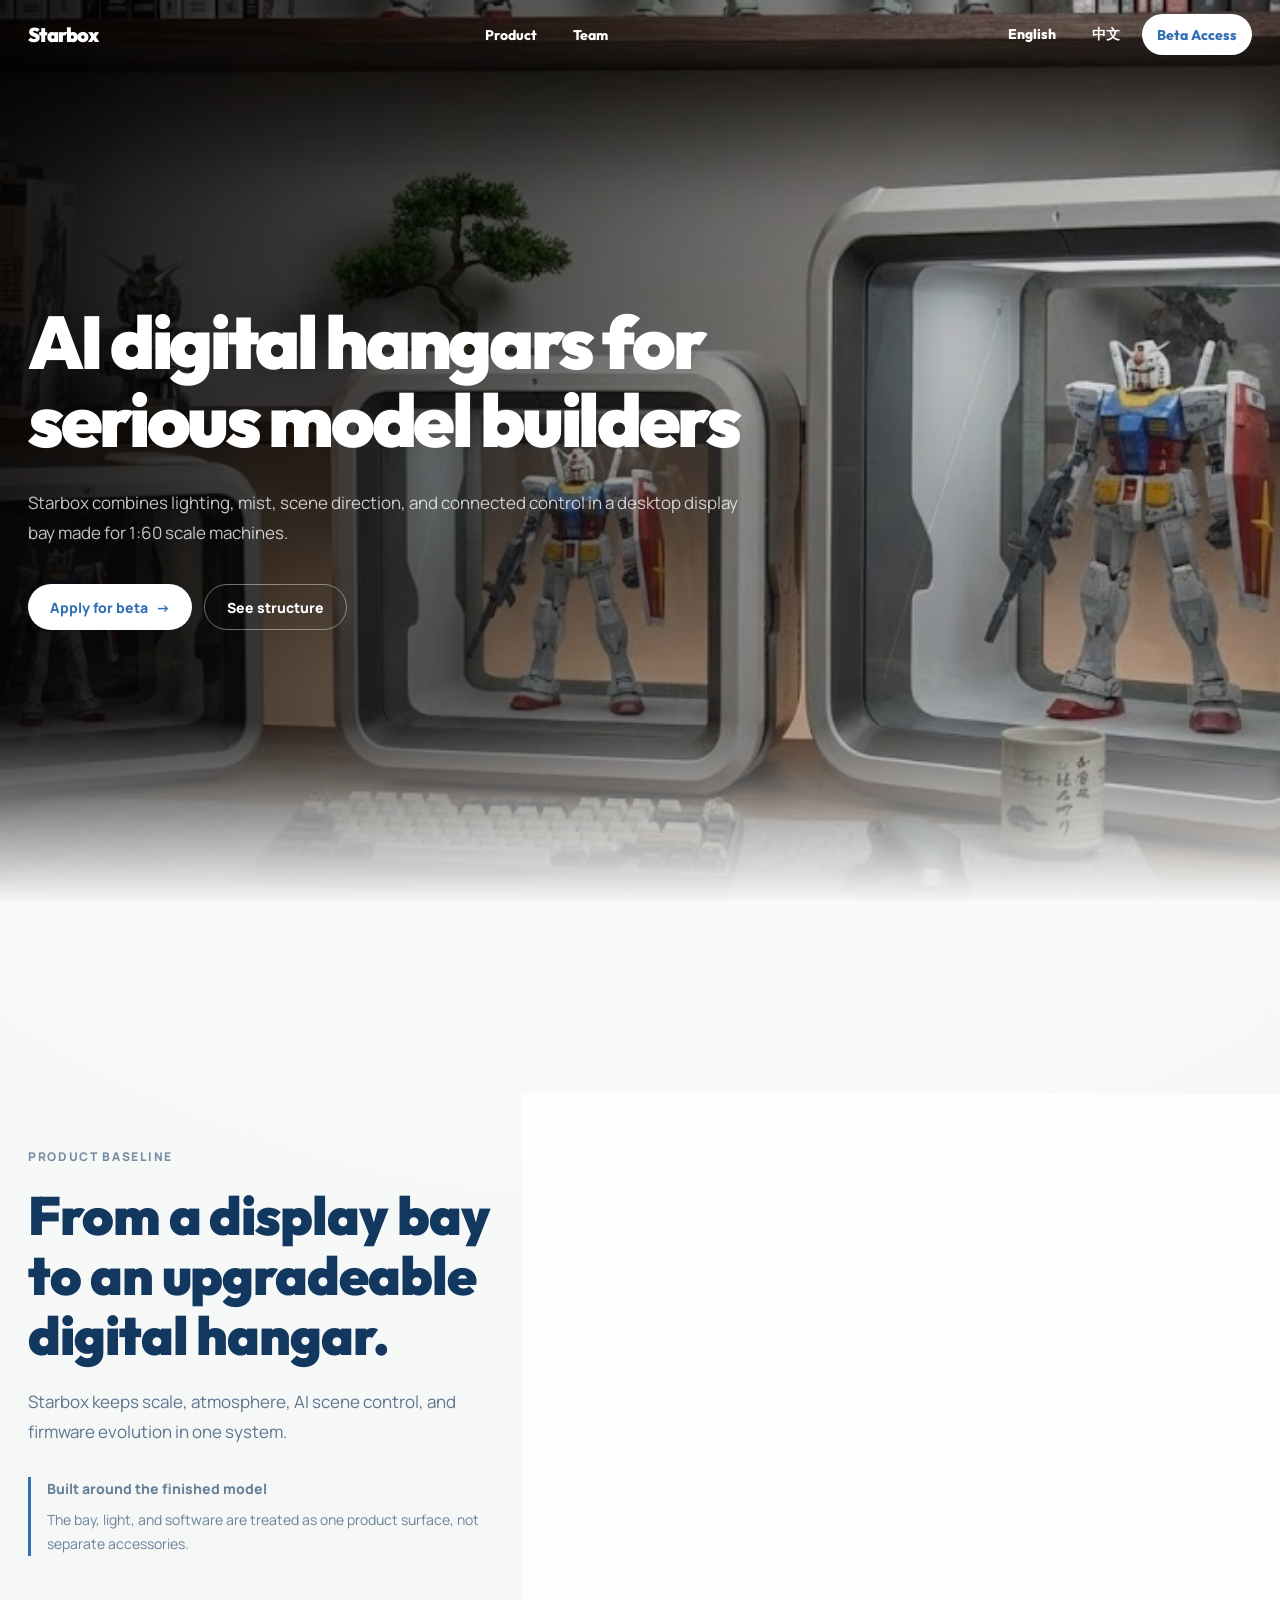
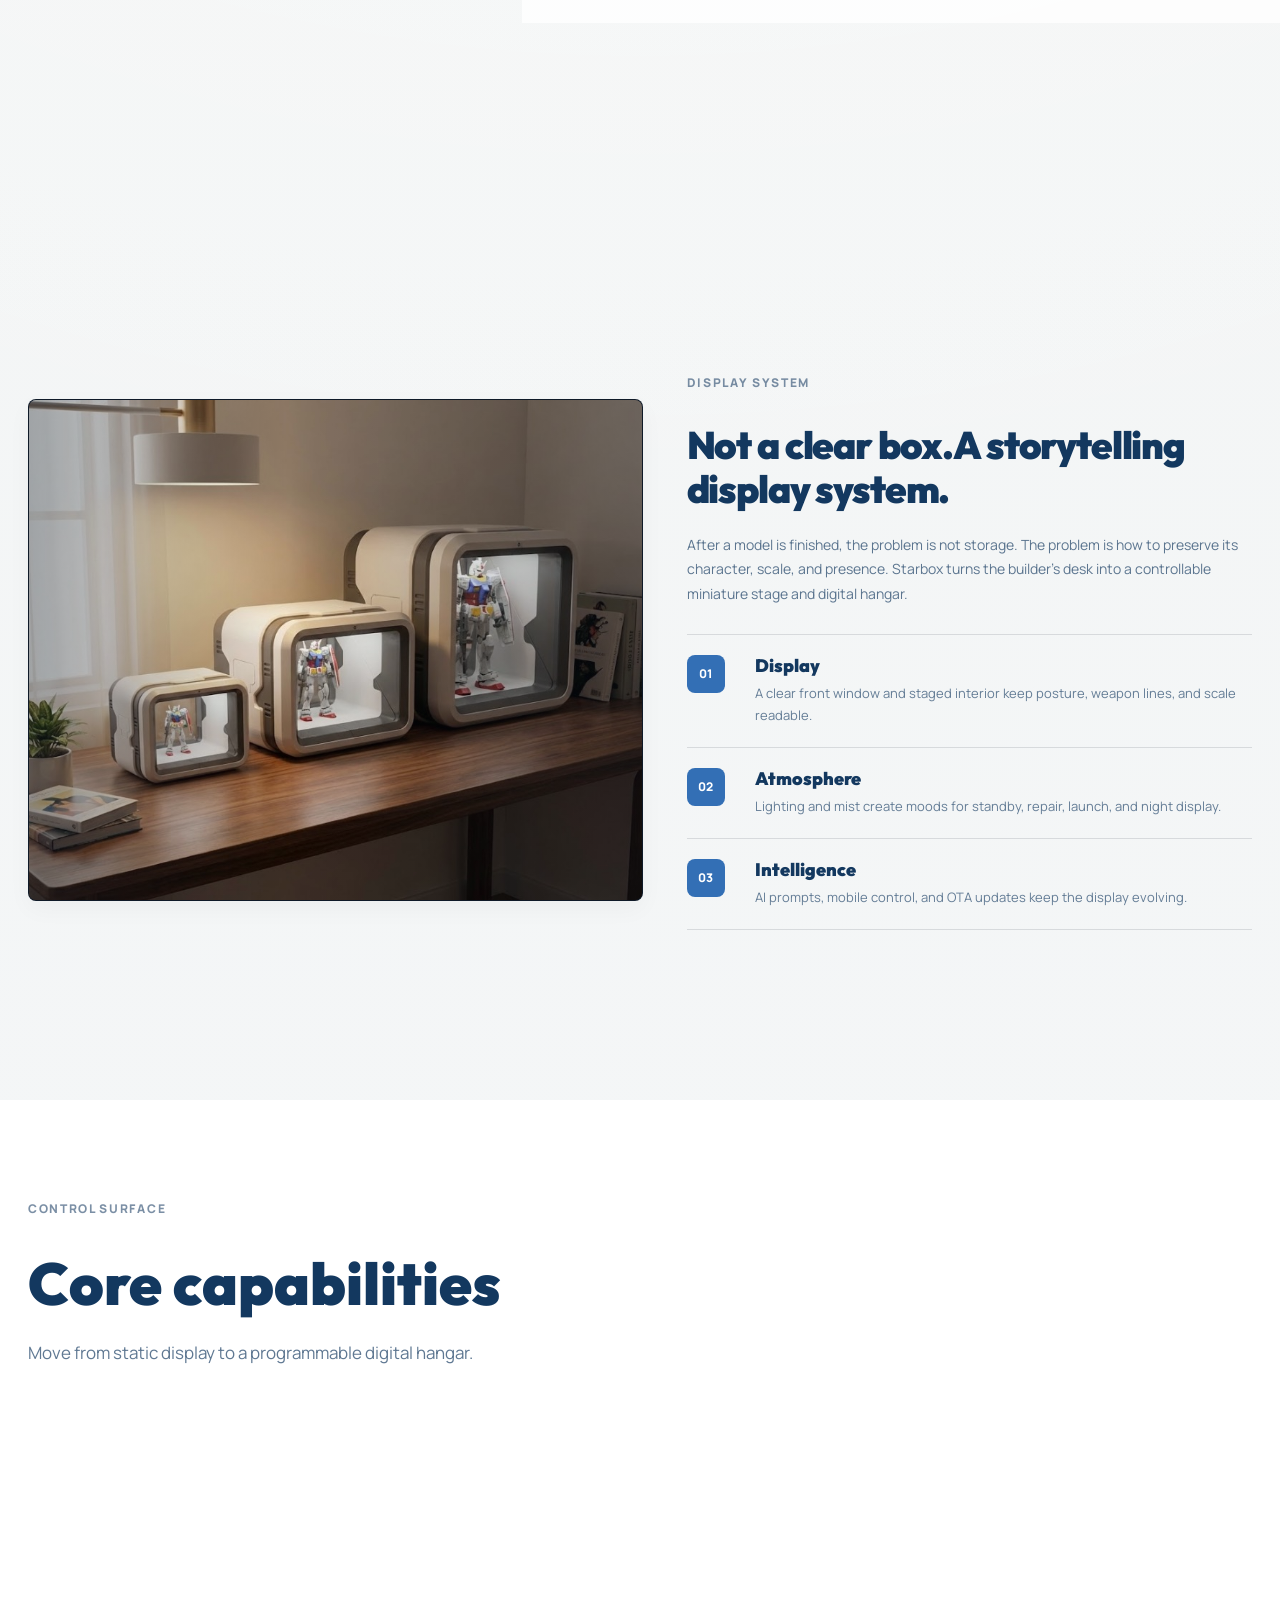
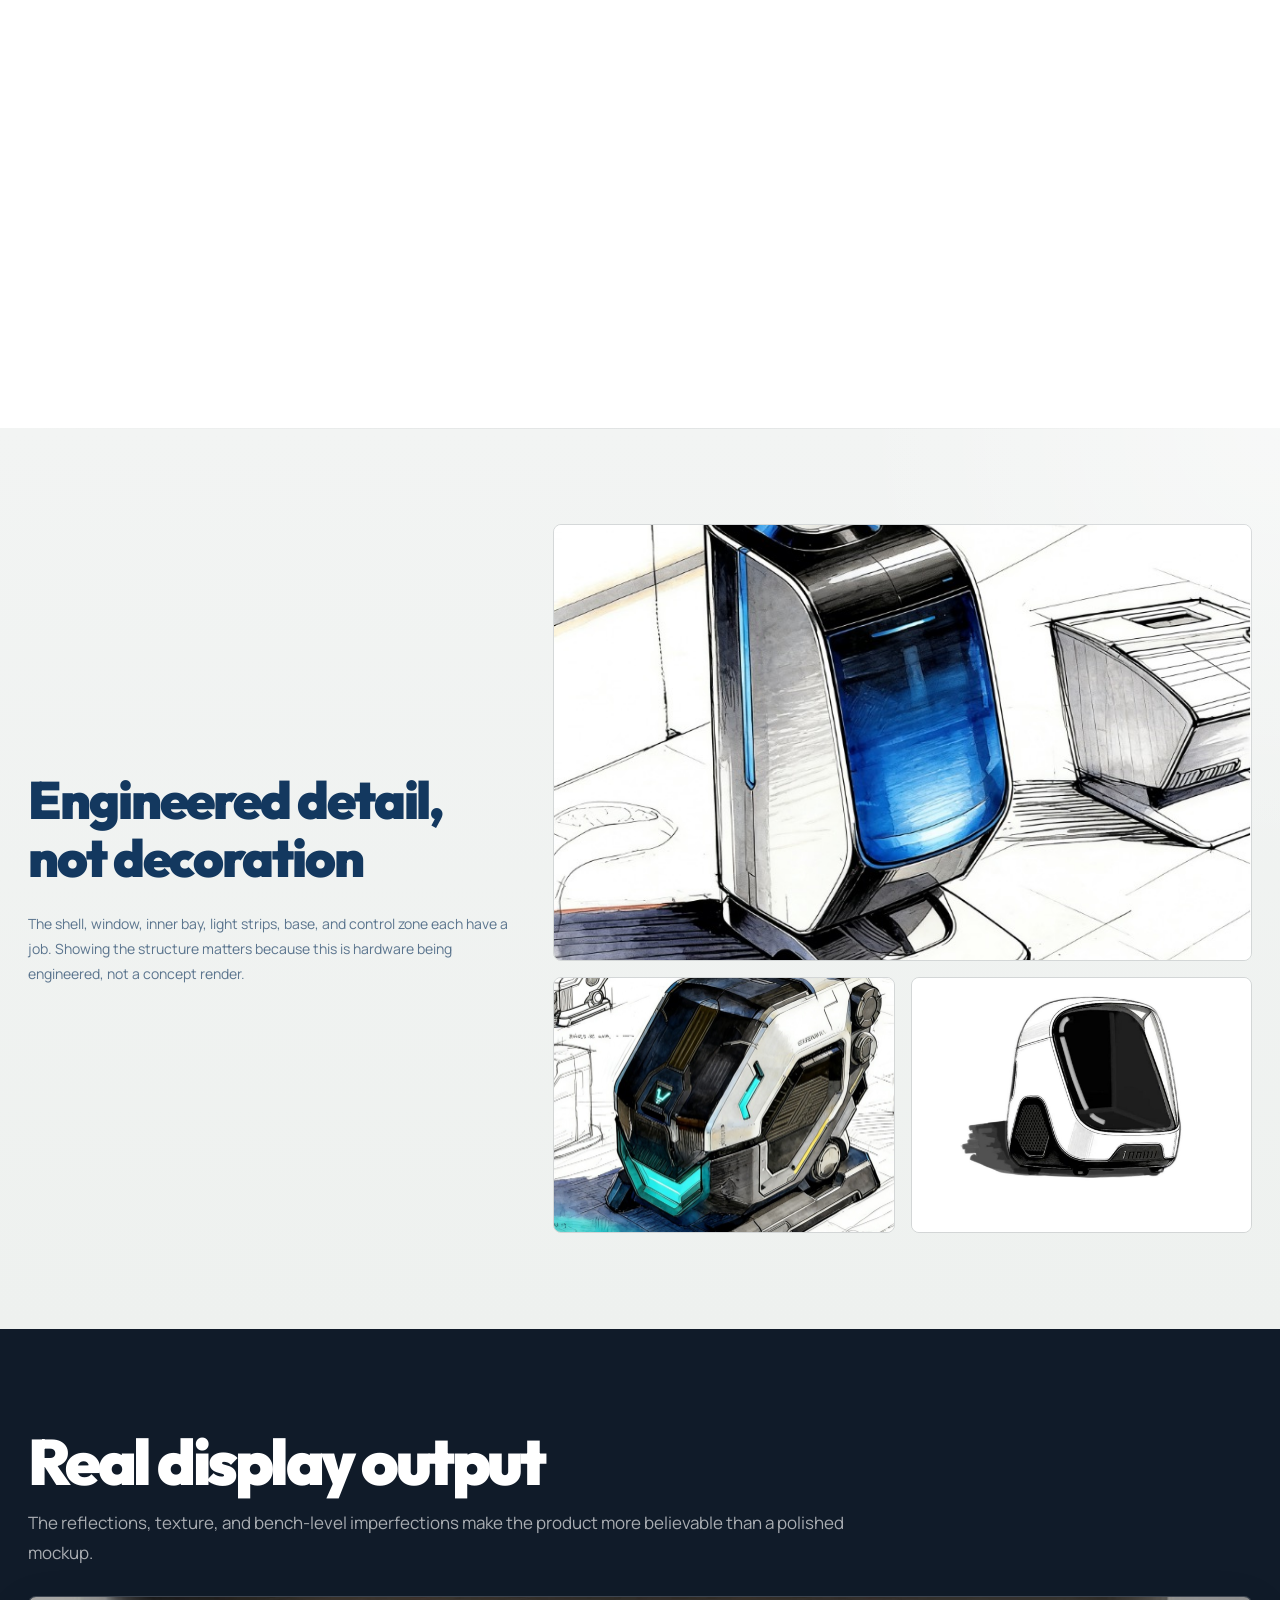
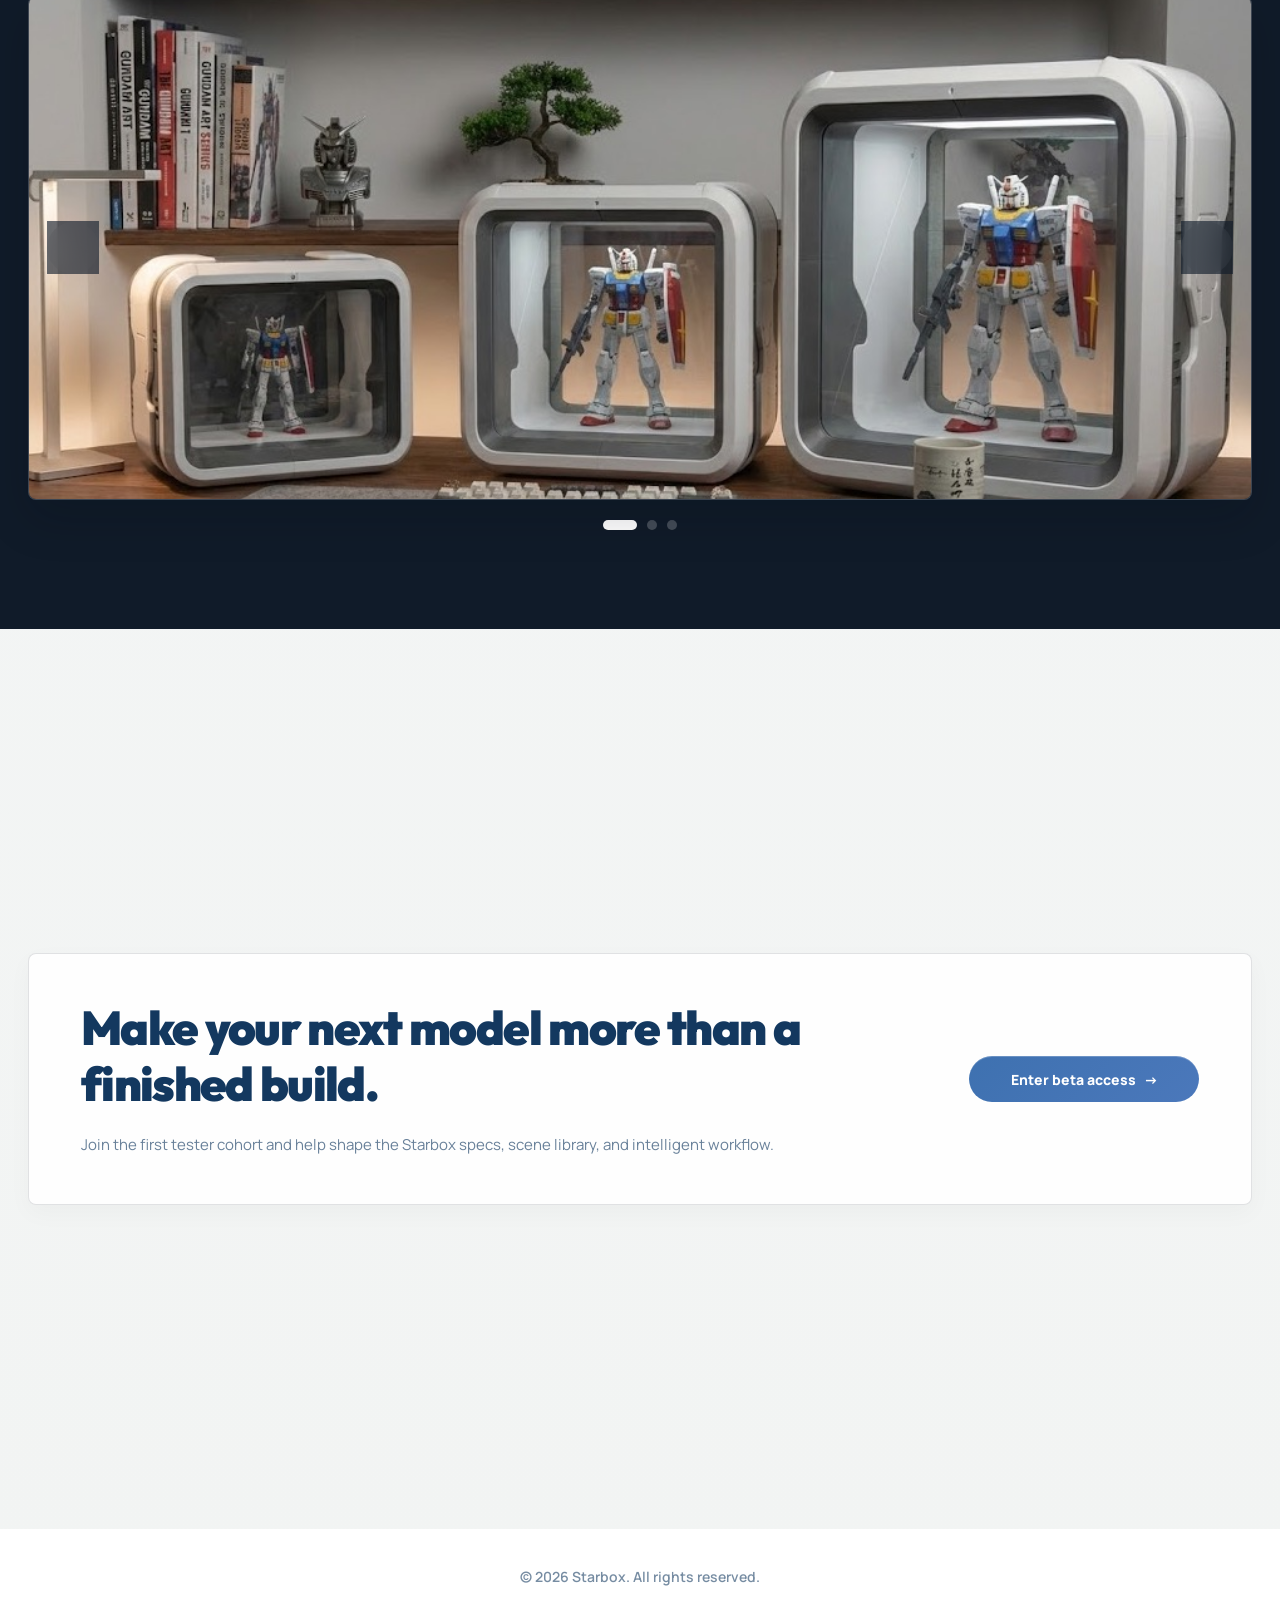
<file: index.html>
<!doctype html>
<html lang="en" data-lang="en">
  <head>
    <meta charset="UTF-8" />
    <meta name="viewport" content="width=device-width, initial-scale=1.0" />
    <title>Starbox Product | AI Digital Hangar</title>
    <meta
      name="description"
      content="Starbox is an AI digital hangar for serious model builders, combining lighting, mist, scene direction, and connected control."
    />
    <link rel="stylesheet" href="./styles.css" />
  </head>
  <body class="product-page">
    <header class="site-header">
      <div class="nav-shell">
        <a class="brand" href="https://www.starcasket.net/?view=main">
          <span class="en">Starbox</span>
          <span class="zh">星匣智创</span>
        </a>
        <nav class="nav-links" aria-label="Primary navigation">
          <a class="nav-link" href="./index.html"><span class="en">Product</span><span class="zh">产品介绍</span></a>
          <a class="nav-link" href="./team.html"><span class="en">Team</span><span class="zh">团队介绍</span></a>
        </nav>
        <div class="nav-actions">
          <button class="lang-toggle" data-set-lang="en">English</button>
          <button class="lang-toggle" data-set-lang="zh">中文</button>
          <a class="nav-cta" href="https://www.starcasket.net/product-series">
            <span class="en">Beta Access</span>
            <span class="zh">内测申请</span>
          </a>
        </div>
        <button class="menu-toggle" aria-label="Toggle menu">☰</button>
      </div>
      <div class="mobile-panel">
        <a href="./index.html"><span class="en">Product</span><span class="zh">产品介绍</span></a>
        <a href="./team.html"><span class="en">Team</span><span class="zh">团队介绍</span></a>
        <button data-set-lang="en">English</button>
        <button data-set-lang="zh">中文</button>
        <a href="https://www.starcasket.net/product-series"><span class="en">Beta Access</span><span class="zh">内测申请</span></a>
      </div>
    </header>

    <main>
      <section class="hero">
        <img class="hero-media product" src="./assets/hero-gundam.jpg" alt="Starbox AI digital hangar with illuminated model" />
        <div class="hero-shade"></div>
        <div class="hero-fade"></div>
        <div class="hero-inner">
          <div class="hero-copy reveal">
            <h1>
              <span class="en">AI digital hangars for serious model builders</span>
              <span class="zh">为认真打磨的模型，<br />建一座 AI 数字机库</span>
            </h1>
            <p>
              <span class="en">
                Starbox combines lighting, mist, scene direction, and connected control in a desktop display bay made for 1:60 scale machines.
              </span>
              <span class="zh">
                Starbox 把灯光、雾化、场景叙事和智能控制整合进一个桌面级展示舱，让 1:60 机体拥有真正属于自己的舞台。
              </span>
            </p>
            <div class="cta-row">
              <a class="button primary" href="https://www.starcasket.net/product-series">
                <span class="en">Apply for beta</span>
                <span class="zh">申请内测</span>
                <span>→</span>
              </a>
              <a class="button ghost" href="#structure">
                <span class="en">See structure</span>
                <span class="zh">查看结构</span>
              </a>
            </div>
          </div>
        </div>
      </section>

      <section class="section screen-section metrics-section">
        <div class="container metrics-layout">
          <div class="metrics-copy reveal">
            <div class="metric-label"><span class="en">Product baseline</span><span class="zh">产品基线</span></div>
            <h2>
              <span class="en">From a display bay to an upgradeable digital hangar.</span>
              <span class="zh">从展示舱，进入可升级的数字机库。</span>
            </h2>
            <p class="lead">
              <span class="en">Starbox keeps scale, atmosphere, AI scene control, and firmware evolution in one system.</span>
              <span class="zh">Starbox 把比例适配、灯光氛围、AI 场景控制和系统升级收进同一套体验里。</span>
            </p>
            <div class="baseline-note">
              <strong><span class="en">Built around the finished model</span><span class="zh">围绕完成品设计</span></strong>
              <span class="en">The bay, light, and software are treated as one product surface, not separate accessories.</span>
              <span class="zh">展示舱、灯光和软件被作为同一个产品界面来设计，而不是分散的外设。</span>
            </div>
          </div>
          <div class="baseline-panel reveal">
            <img src="./assets/product-photo-2.jpg" alt="Starbox display bay on a desktop" loading="lazy" />
            <div class="metric-strip">
              <div class="metric"><strong>1:60</strong><span class="en">Flagship scale support</span><span class="zh">旗舰比例适配</span></div>
              <div class="metric"><strong>RGB</strong><span class="en">Full-spectrum light control</span><span class="zh">全频灯光场控</span></div>
              <div class="metric"><strong>AI</strong><span class="en">Scene prompt workflow</span><span class="zh">场景提示工作流</span></div>
              <div class="metric"><strong>OTA</strong><span class="en">Upgradeable system</span><span class="zh">持续升级</span></div>
            </div>
          </div>
        </div>
      </section>

      <section class="section screen-section product-system-section">
        <div class="container product-system-layout">
          <div class="system-media reveal">
            <img src="./assets/product-photo-1.jpg" alt="Starbox display bay scene" loading="lazy" />
            <div class="system-tag display"><span class="en">Display</span><span class="zh">展示</span></div>
            <div class="system-tag atmosphere"><span class="en">Atmosphere</span><span class="zh">氛围</span></div>
            <div class="system-tag intelligence"><span class="en">Intelligence</span><span class="zh">智能</span></div>
          </div>
          <div class="system-copy reveal">
            <div class="metric-label"><span class="en">Display system</span><span class="zh">展示系统</span></div>
            <h2>
              <span class="en">Not a clear box.<br />A storytelling display system.</span>
              <span class="zh">它不是普通亚克力盒，而是一套会讲故事的展示系统。</span>
            </h2>
            <p class="lead">
              <span class="en">
                After a model is finished, the problem is not storage. The problem is how to preserve its character, scale, and presence.
                Starbox turns the builder's desk into a controllable miniature stage and digital hangar.
              </span>
              <span class="zh">
                完成模型之后，难的不是收纳，而是如何保留它的角色感、比例感和现场感。Starbox 希望把玩家的工作台延伸成一个可控的微型展示场和数字格纳库。
              </span>
            </p>
            <div class="system-layers">
              <article><span>01</span><div><h3><span class="en">Display</span><span class="zh">展示</span></h3><p><span class="en">A clear front window and staged interior keep posture, weapon lines, and scale readable.</span><span class="zh">高透视窗与内置场景墙，让姿态、武器线条和比例一眼可读。</span></p></div></article>
              <article><span>02</span><div><h3><span class="en">Atmosphere</span><span class="zh">氛围</span></h3><p><span class="en">Lighting and mist create moods for standby, repair, launch, and night display.</span><span class="zh">灯光与雾化把待机、整备、出击和夜间展示做成可切换状态。</span></p></div></article>
              <article><span>03</span><div><h3><span class="en">Intelligence</span><span class="zh">智能</span></h3><p><span class="en">AI prompts, mobile control, and OTA updates keep the display evolving.</span><span class="zh">AI 场景提示、移动端控制和 OTA 更新，让展示持续进化。</span></p></div></article>
            </div>
          </div>
        </div>
      </section>

      <section class="section white screen-section product-capabilities-section">
        <div class="container capability-console-layout">
          <div class="capability-console-head reveal">
            <div class="metric-label"><span class="en">Control surface</span><span class="zh">控制界面</span></div>
            <h2><span class="en">Core capabilities</span><span class="zh">核心能力</span></h2>
            <p class="lead"><span class="en">Move from static display to a programmable digital hangar.</span><span class="zh">把模型展示从静态陈列推进到可编排的数字机库。</span></p>
          </div>
          <div class="capability-console reveal">
            <div class="console-visual">
              <img src="./assets/structure-1.jpg" alt="Starbox internal structure concept" loading="lazy" />
              <div class="console-caption">
                <strong><span class="en">Hardware + scene + software</span><span class="zh">硬件 + 场景 + 软件</span></strong>
                <span><span class="en">Six capability groups are designed around one continuous display workflow.</span><span class="zh">六组能力围绕同一条展示工作流组织。</span></span>
              </div>
            </div>
            <div class="capability-rail">
              <article><span>AI</span><div><h3><span class="en">AI scene workflow</span><span class="zh">AI 场景工作流</span></h3><p><span class="en">Generate lighting and scene cues from model type, color, and story setting.</span><span class="zh">根据机体、配色和故事设定生成灯光与场景建议。</span></p></div></article>
              <article><span>RGB</span><div><h3><span class="en">Light matrix</span><span class="zh">全频灯光矩阵</span></h3><p><span class="en">Run battle, maintenance, inspection, and late-night display modes.</span><span class="zh">支持战斗、整备、检修、深夜展示等多种动态氛围。</span></p></div></article>
              <article><span>FOG</span><div><h3><span class="en">Ultrasonic mist</span><span class="zh">超声波雾化</span></h3><p><span class="en">Add depth around the feet without hiding the model or breaking scale.</span><span class="zh">在模型脚下制造体积感，不遮挡主体也不破坏比例。</span></p></div></article>
              <article><span>HUD</span><div><h3><span class="en">Holographic layer</span><span class="zh">全息视觉层</span></h3><p><span class="en">Reserve space for specs, callsigns, and narrative overlays.</span><span class="zh">为参数、机体编号和剧情信息预留未来交互空间。</span></p></div></article>
              <article><span>MOD</span><div><h3><span class="en">Modular architecture</span><span class="zh">模块化结构</span></h3><p><span class="en">Extend across sizes, scales, and themed interior kits.</span><span class="zh">不同尺寸、比例与主题场景可按产品线扩展。</span></p></div></article>
              <article><span>SAFE</span><div><h3><span class="en">Preservation ready</span><span class="zh">生态保护</span></h3><p><span class="en">Designed for future temperature and humidity monitoring.</span><span class="zh">预留温湿度监测与长期展示保护能力。</span></p></div></article>
            </div>
          </div>
        </div>
      </section>

      <section id="structure" class="section screen-section">
        <div class="container split">
          <div class="sticky-note reveal">
            <h2><span class="en">Engineered detail, not decoration</span><span class="zh">结构不为炫技，只为更稳定地展示</span></h2>
            <p class="lead">
              <span class="en">The shell, window, inner bay, light strips, base, and control zone each have a job. Showing the structure matters because this is hardware being engineered, not a concept render.</span>
              <span class="zh">外壳、视窗、内舱、灯带、底座和控制区各自承担明确职责。展示结构细节，是为了让海外用户相信这不是一张概念图，而是正在被工程化的硬件。</span>
            </p>
          </div>
          <div class="structure-grid reveal">
            <img class="main-img" src="./assets/structure-1.jpg" alt="Starbox exploded structure" loading="lazy" />
            <div class="structure-pair">
              <img src="./assets/structure-2.jpg" alt="Starbox exterior structure" loading="lazy" />
              <img src="./assets/structure-3.jpg" alt="Starbox open shell detail" loading="lazy" />
            </div>
          </div>
        </div>
      </section>

      <section class="section dark screen-section display-output-section">
        <div class="container">
          <div class="reveal">
            <h2><span class="en">Real display output</span><span class="zh">真实展示效果</span></h2>
            <p class="lead"><span class="en">The reflections, texture, and bench-level imperfections make the product more believable than a polished mockup.</span><span class="zh">保留真实图像的颗粒、反光和工作台痕迹，比过度修饰更有说服力。</span></p>
          </div>
          <div class="gallery-showcase reveal">
            <div class="gallery-stage" data-gallery>
              <div class="gallery-track">
                <figure class="gallery-slide is-active">
                  <img src="./assets/recruit-hero.jpg" alt="Starbox product lineup" loading="lazy" />
                </figure>
                <figure class="gallery-slide">
                  <img src="./assets/product-photo-1.jpg" alt="Starbox gallery one" loading="lazy" />
                </figure>
                <figure class="gallery-slide">
                  <img src="./assets/product-photo-2.jpg" alt="Starbox gallery two" loading="lazy" />
                </figure>
              </div>
              <button class="gallery-nav prev" type="button" data-gallery-prev aria-label="Previous image">←</button>
              <button class="gallery-nav next" type="button" data-gallery-next aria-label="Next image">→</button>
            </div>
            <div class="gallery-dots" aria-label="Gallery pagination">
              <button class="gallery-dot is-active" type="button" data-gallery-dot="0" aria-label="Show image 1"></button>
              <button class="gallery-dot" type="button" data-gallery-dot="1" aria-label="Show image 2"></button>
              <button class="gallery-dot" type="button" data-gallery-dot="2" aria-label="Show image 3"></button>
            </div>
          </div>
        </div>
      </section>

      <section class="section screen-section">
        <div class="container final-cta reveal">
          <div>
            <h2><span class="en">Make your next model more than a finished build.</span><span class="zh">让你的下一台模型，不再只是完成品。</span></h2>
            <p><span class="en">Join the first tester cohort and help shape the Starbox specs, scene library, and intelligent workflow.</span><span class="zh">成为首批体验用户，参与 Starbox 的产品规格、场景库和智能工作流共创。</span></p>
          </div>
          <a class="button dark" href="https://www.starcasket.net/product-series">
            <span class="en">Enter beta access</span>
            <span class="zh">进入内测申请</span>
            <span>→</span>
          </a>
        </div>
      </section>
    </main>

    <div class="video-modal" aria-hidden="true">
      <button class="modal-close" aria-label="Close video">×</button>
      <video src="./videos/structure-demo.mp4" controls></video>
    </div>

    <footer class="site-footer">© <span data-year></span> Starbox. All rights reserved.</footer>
    <script src="./script.js"></script>
  </body>
</html>
</file>
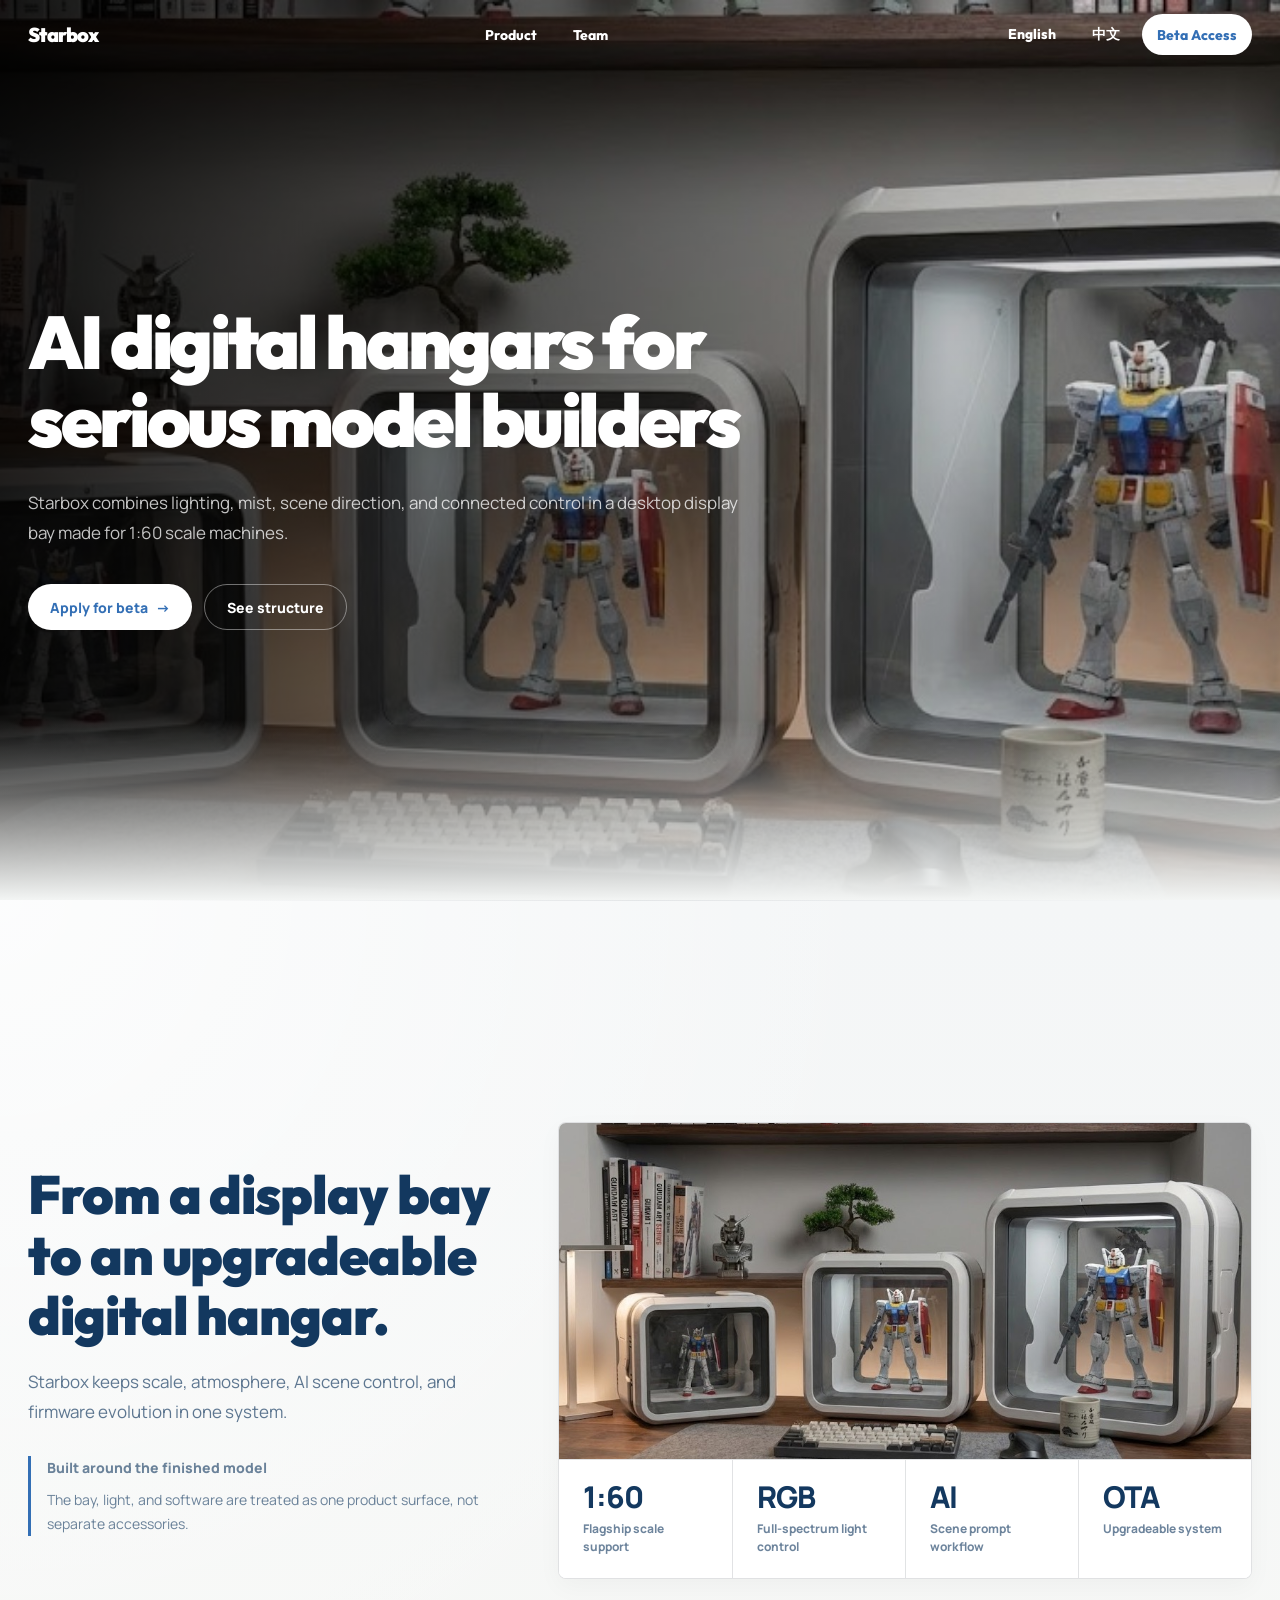
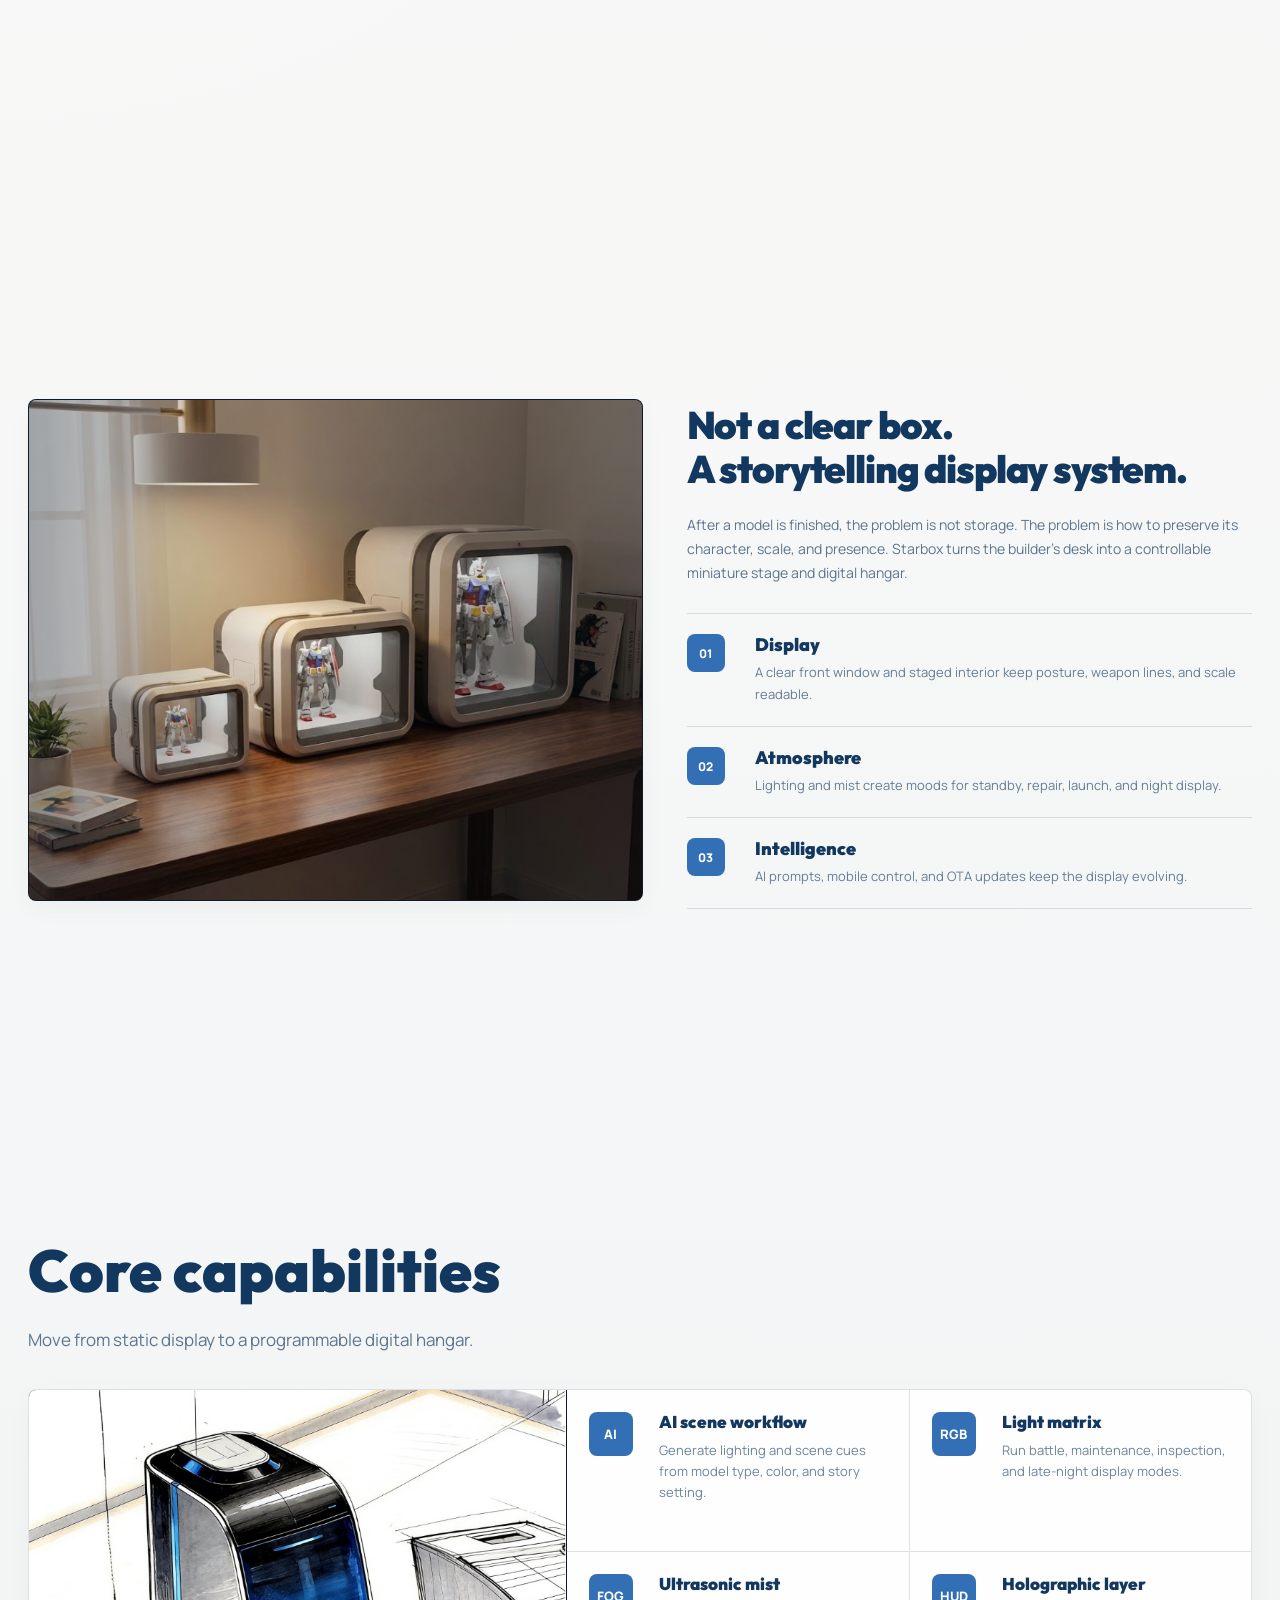
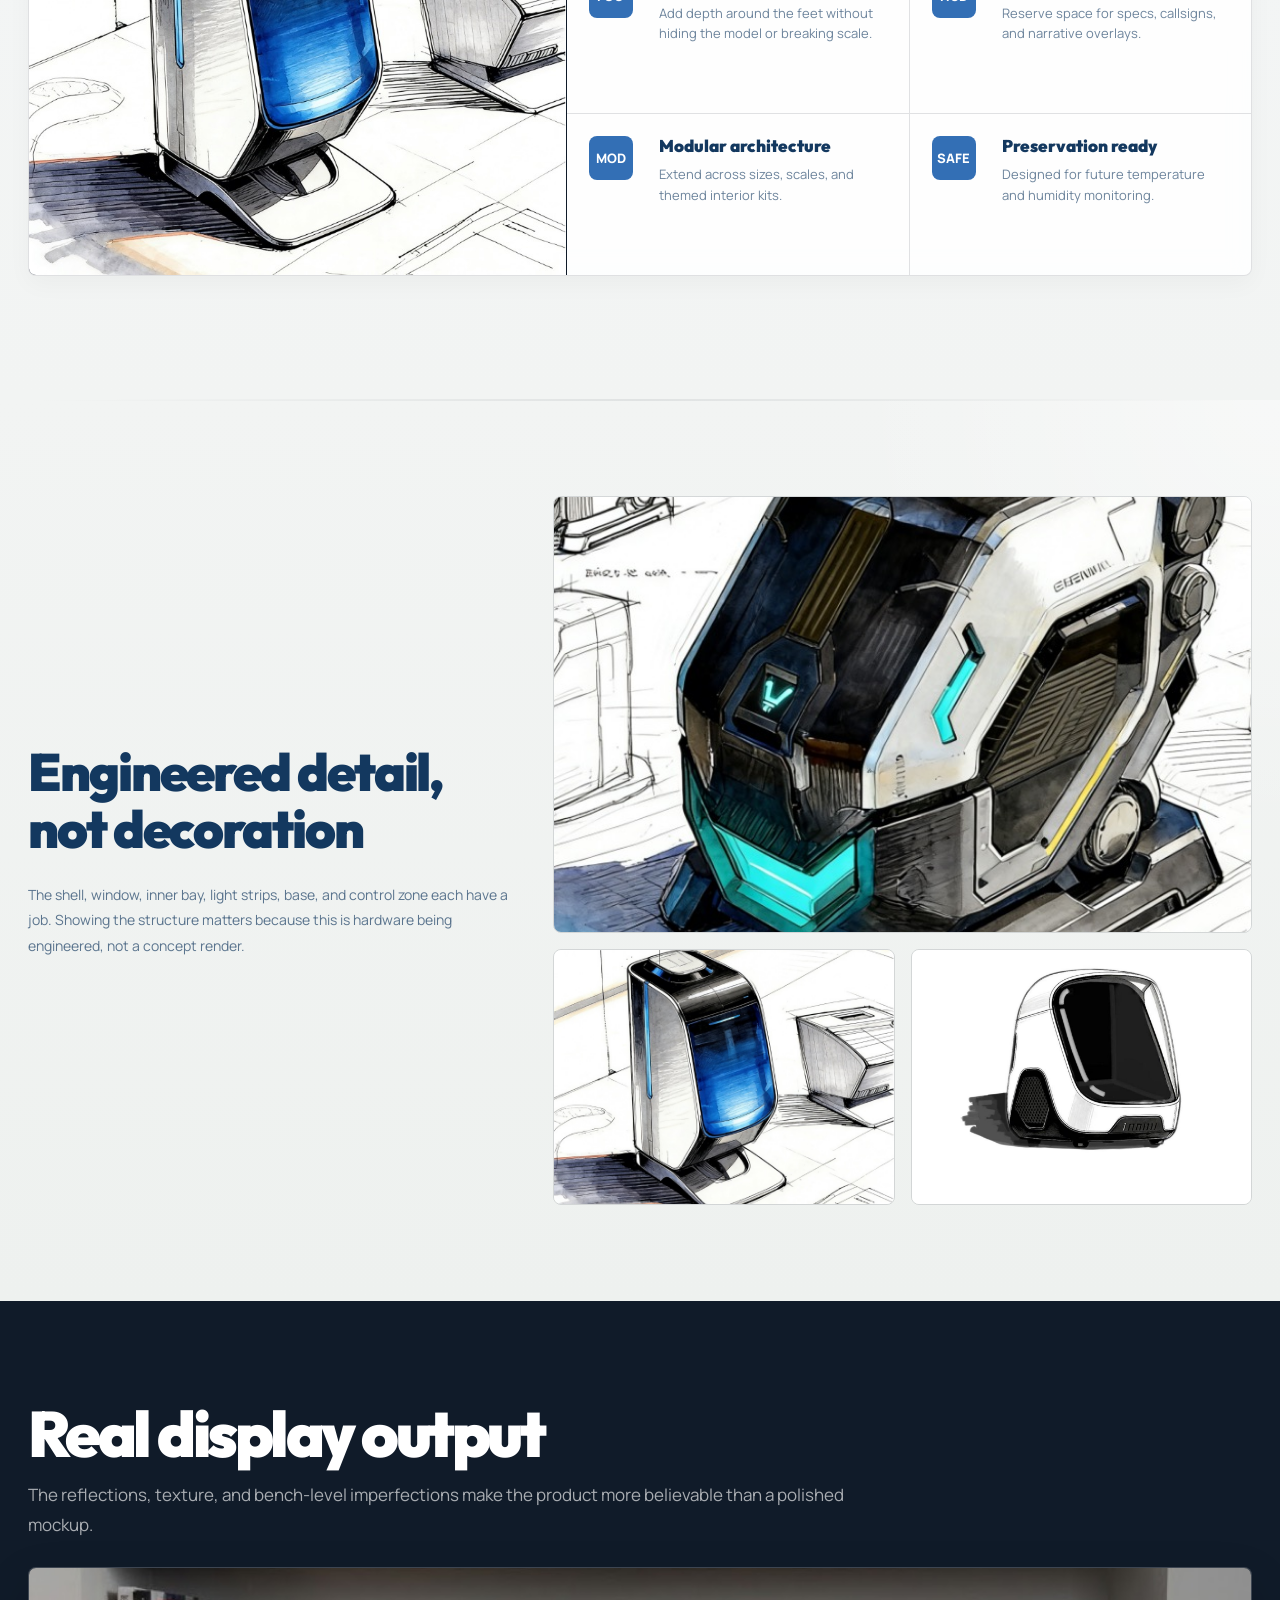
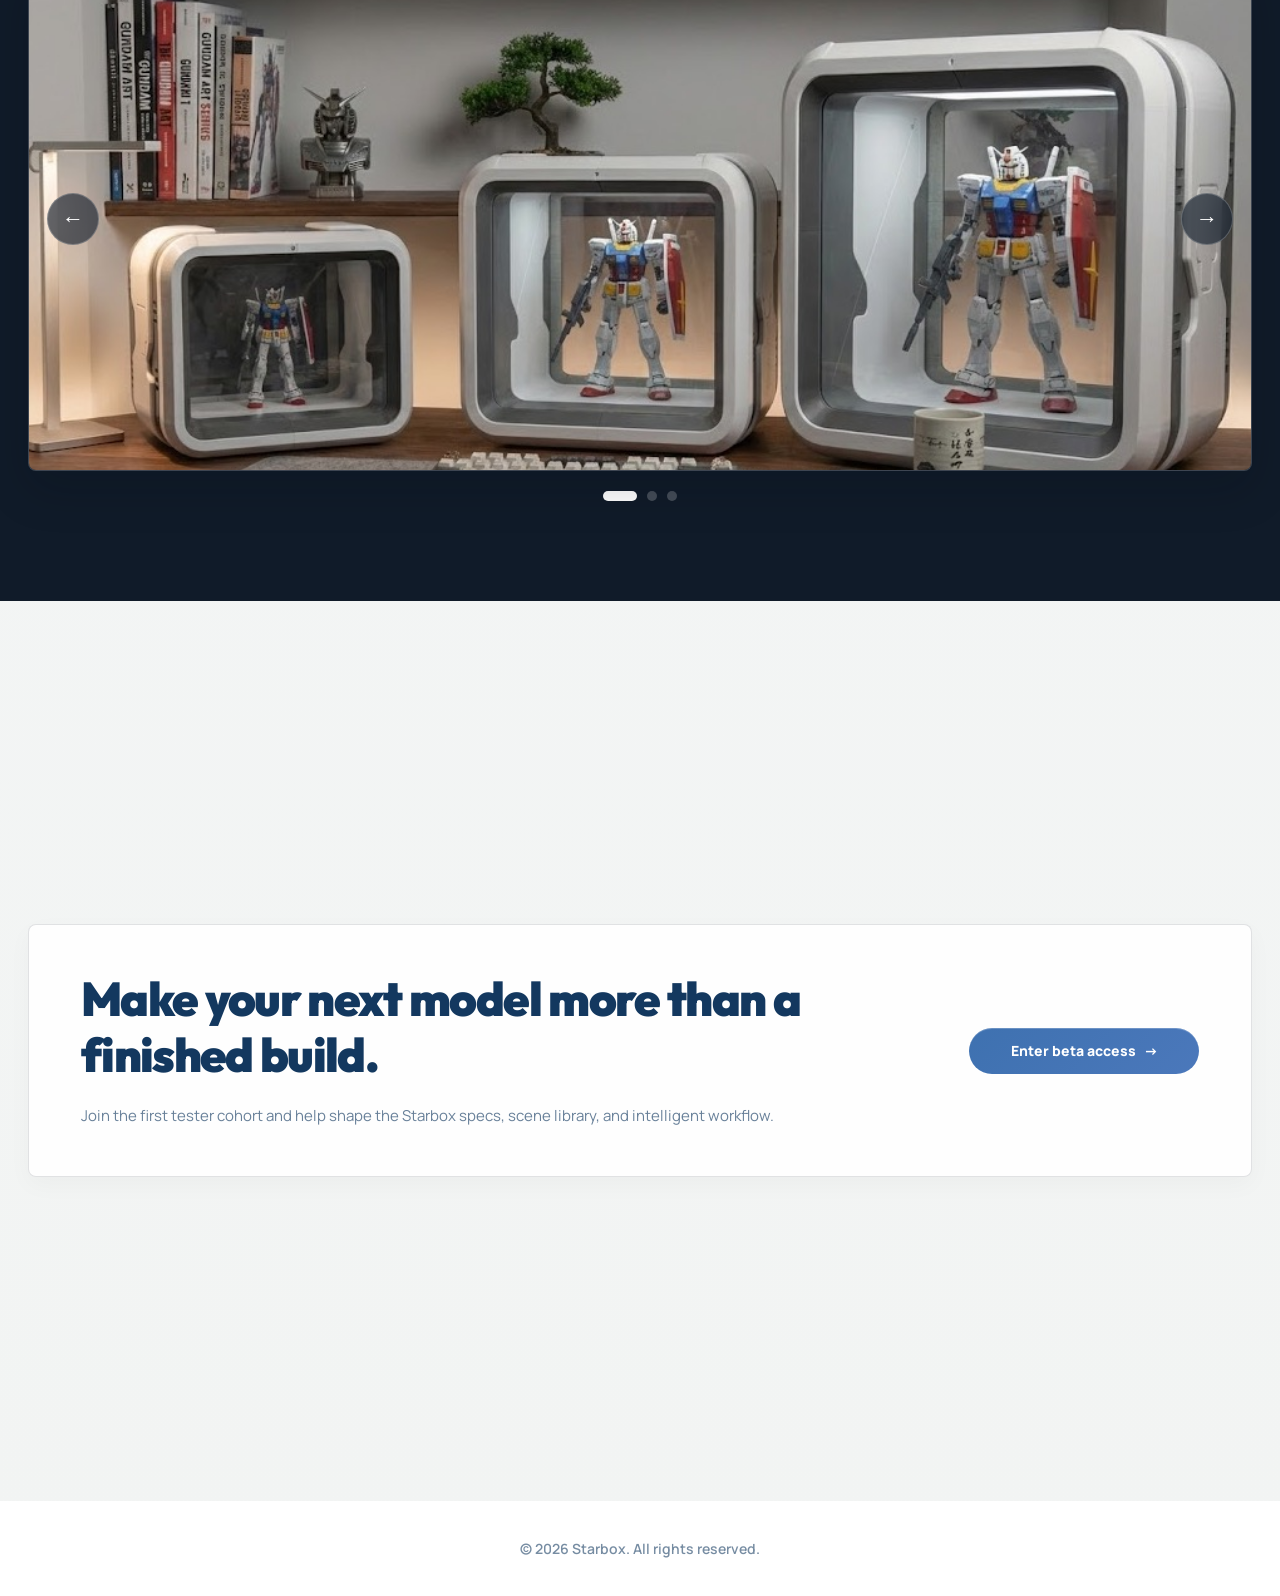
<file: product.html>
<!doctype html>
<html lang="en" data-lang="en">
  <head>
    <meta charset="UTF-8" />
    <meta name="viewport" content="width=device-width, initial-scale=1.0" />
    <title>Starbox Product | AI Digital Hangar</title>
    <meta
      name="description"
      content="Starbox is an AI digital hangar for serious model builders, combining lighting, mist, scene direction, and connected control."
    />
    <link rel="stylesheet" href="./styles.css" />
  </head>
  <body class="product-page">
    <header class="site-header">
      <div class="nav-shell">
        <a class="brand" href="https://www.starcasket.net/?view=main">
          <span class="en">Starbox</span>
          <span class="zh">星匣智创</span>
        </a>
        <nav class="nav-links" aria-label="Primary navigation">
          <a class="nav-link" href="./index.html"><span class="en">Product</span><span class="zh">产品介绍</span></a>
          <a class="nav-link" href="./team.html"><span class="en">Team</span><span class="zh">团队介绍</span></a>
        </nav>
        <div class="nav-actions">
          <button class="lang-toggle" data-set-lang="en">English</button>
          <button class="lang-toggle" data-set-lang="zh">中文</button>
          <a class="nav-cta" href="https://www.starcasket.net/product-series">
            <span class="en">Beta Access</span>
            <span class="zh">内测申请</span>
          </a>
        </div>
        <button class="menu-toggle" aria-label="Toggle menu">☰</button>
      </div>
      <div class="mobile-panel">
        <a href="./index.html"><span class="en">Product</span><span class="zh">产品介绍</span></a>
        <a href="./team.html"><span class="en">Team</span><span class="zh">团队介绍</span></a>
        <button data-set-lang="en">English</button>
        <button data-set-lang="zh">中文</button>
        <a href="https://www.starcasket.net/product-series"><span class="en">Beta Access</span><span class="zh">内测申请</span></a>
      </div>
    </header>

    <main>
      <section class="hero">
        <img class="hero-media product" src="./assets/hero-gundam.jpg" alt="Starbox AI digital hangar with illuminated model" />
        <div class="hero-shade"></div>
        <div class="hero-fade"></div>
        <div class="hero-inner">
          <div class="hero-copy reveal">
            <h1>
              <span class="en">AI digital hangars for serious model builders</span>
              <span class="zh">为认真打磨的模型，<br />建一座 AI 数字机库</span>
            </h1>
            <p>
              <span class="en">
                Starbox combines lighting, mist, scene direction, and connected control in a desktop display bay made for 1:60 scale machines.
              </span>
              <span class="zh">
                Starbox 把灯光、雾化、场景叙事和智能控制整合进一个桌面级展示舱，让 1:60 机体拥有真正属于自己的舞台。
              </span>
            </p>
            <div class="cta-row">
              <a class="button primary" href="https://www.starcasket.net/product-series">
                <span class="en">Apply for beta</span>
                <span class="zh">申请内测</span>
                <span>→</span>
              </a>
              <a class="button ghost" href="#structure">
                <span class="en">See structure</span>
                <span class="zh">查看结构</span>
              </a>
            </div>
          </div>
        </div>
      </section>

      <div class="product-story-band">
        <section class="section screen-section metrics-section">
          <div class="container metrics-layout">
            <div class="metrics-copy reveal">
              <h2>
                <span class="en">From a display bay to an upgradeable digital hangar.</span>
                <span class="zh">从展示舱，<br />进入可升级的数字机库。</span>
              </h2>
              <p class="lead">
                <span class="en">Starbox keeps scale, atmosphere, AI scene control, and firmware evolution in one system.</span>
                <span class="zh">Starbox 把比例适配、灯光氛围、AI 场景控制和系统升级收进同一套体验里。</span>
              </p>
              <div class="baseline-note">
                <strong><span class="en">Built around the finished model</span><span class="zh">围绕完成品设计</span></strong>
                <span class="en">The bay, light, and software are treated as one product surface, not separate accessories.</span>
                <span class="zh">展示舱、灯光和软件被作为同一个产品界面来设计，而不是分散的外设。</span>
              </div>
            </div>
            <div class="baseline-panel reveal">
              <img src="./assets/product-photo-2.jpg" alt="Starbox display bay on a desktop" loading="lazy" />
              <div class="metric-strip">
                <div class="metric"><strong>1:60</strong><span class="en">Flagship scale support</span><span class="zh">旗舰比例适配</span></div>
                <div class="metric"><strong>RGB</strong><span class="en">Full-spectrum light control</span><span class="zh">全频灯光场控</span></div>
                <div class="metric"><strong>AI</strong><span class="en">Scene prompt workflow</span><span class="zh">场景提示工作流</span></div>
                <div class="metric"><strong>OTA</strong><span class="en">Upgradeable system</span><span class="zh">持续升级</span></div>
              </div>
            </div>
          </div>
        </section>

        <section class="section screen-section product-system-section">
          <div class="container product-system-layout">
            <div class="system-media reveal">
              <img src="./assets/product-photo-1.jpg" alt="Starbox display bay scene" loading="lazy" />
              <div class="system-tag display"><span class="en">Display</span><span class="zh">展示</span></div>
              <div class="system-tag atmosphere"><span class="en">Atmosphere</span><span class="zh">氛围</span></div>
              <div class="system-tag intelligence"><span class="en">Intelligence</span><span class="zh">智能</span></div>
            </div>
            <div class="system-copy reveal">
              <h2>
                <span class="en">Not a clear box. A storytelling display system.</span>
                <span class="zh">它不是普通亚克力盒，<br />而是一套会讲故事的展示系统。</span>
              </h2>
              <p class="lead">
                <span class="en">
                  After a model is finished, the problem is not storage. The problem is how to preserve its character, scale, and presence.
                  Starbox turns the builder's desk into a controllable miniature stage and digital hangar.
                </span>
                <span class="zh">
                  完成模型之后，难的不是收纳，而是如何保留它的角色感、比例感和现场感。Starbox 希望把玩家的工作台延伸成一个可控的微型展示场和数字格纳库。
                </span>
              </p>
              <div class="system-layers">
                <article><span>01</span><div><h3><span class="en">Display</span><span class="zh">展示</span></h3><p><span class="en">A clear front window and staged interior keep posture, weapon lines, and scale readable.</span><span class="zh">高透视窗与内置场景墙，让姿态、武器线条和比例一眼可读。</span></p></div></article>
                <article><span>02</span><div><h3><span class="en">Atmosphere</span><span class="zh">氛围</span></h3><p><span class="en">Lighting and mist create moods for standby, repair, launch, and night display.</span><span class="zh">灯光与雾化把待机、整备、出击和夜间展示做成可切换状态。</span></p></div></article>
                <article><span>03</span><div><h3><span class="en">Intelligence</span><span class="zh">智能</span></h3><p><span class="en">AI prompts, mobile control, and OTA updates keep the display evolving.</span><span class="zh">AI 场景提示、移动端控制和 OTA 更新，让展示持续进化。</span></p></div></article>
              </div>
            </div>
          </div>
        </section>

        <section class="section screen-section product-capabilities-section">
          <div class="container capability-console-layout">
            <div class="capability-console-head reveal">
              <h2><span class="en">Core <br />capabilities</span><span class="zh">核心能力</span></h2>
              <p class="lead"><span class="en">Move from static display to a programmable digital hangar.</span><span class="zh">把模型展示从静态陈列推进到可编排的数字机库。</span></p>
            </div>
            <div class="capability-console reveal">
              <div class="console-visual">
                <img src="./assets/structure-1.jpg" alt="Starbox internal structure concept" loading="lazy" />
              </div>
              <div class="capability-rail">
                <article><span>AI</span><div><h3><span class="en">AI scene workflow</span><span class="zh">AI 场景工作流</span></h3><p><span class="en">Generate lighting and scene cues from model type, color, and story setting.</span><span class="zh">根据机体、配色和故事设定生成灯光与场景建议。</span></p></div></article>
                <article><span>RGB</span><div><h3><span class="en">Light matrix</span><span class="zh">全频灯光矩阵</span></h3><p><span class="en">Run battle, maintenance, inspection, and late-night display modes.</span><span class="zh">支持战斗、整备、检修、深夜展示等多种动态氛围。</span></p></div></article>
                <article><span>FOG</span><div><h3><span class="en">Ultrasonic mist</span><span class="zh">超声波雾化</span></h3><p><span class="en">Add depth around the feet without hiding the model or breaking scale.</span><span class="zh">在模型脚下制造体积感，不遮挡主体也不破坏比例。</span></p></div></article>
                <article><span>HUD</span><div><h3><span class="en">Holographic layer</span><span class="zh">全息视觉层</span></h3><p><span class="en">Reserve space for specs, callsigns, and narrative overlays.</span><span class="zh">为参数、机体编号和剧情信息预留未来交互空间。</span></p></div></article>
                <article><span>MOD</span><div><h3><span class="en">Modular architecture</span><span class="zh">模块化结构</span></h3><p><span class="en">Extend across sizes, scales, and themed interior kits.</span><span class="zh">不同尺寸、比例与主题场景可按产品线扩展。</span></p></div></article>
                <article><span>SAFE</span><div><h3><span class="en">Preservation ready</span><span class="zh">生态保护</span></h3><p><span class="en">Designed for future temperature and humidity monitoring.</span><span class="zh">预留温湿度监测与长期展示保护能力。</span></p></div></article>
              </div>
            </div>
          </div>
        </section>
      </div>

      <section id="structure" class="section screen-section">
        <div class="container split">
          <div class="sticky-note reveal">
            <h2><span class="en">Engineered detail, not decoration</span><span class="zh">结构不为炫技，只为更稳定地展示</span></h2>
            <p class="lead">
              <span class="en">The shell, window, inner bay, light strips, base, and control zone each have a job. Showing the structure matters because this is hardware being engineered, not a concept render.</span>
              <span class="zh">外壳、视窗、内舱、灯带、底座和控制区各自承担明确职责。展示结构细节，是为了让海外用户相信这不是一张概念图，而是正在被工程化的硬件。</span>
            </p>
          </div>
          <div class="structure-grid reveal">
            <img class="main-img" src="./assets/structure-2.jpg" alt="Starbox exterior structure" loading="lazy" />
            <div class="structure-pair">
              <img src="./assets/structure-1.jpg" alt="Starbox exploded structure" loading="lazy" />
              <img src="./assets/structure-3.jpg" alt="Starbox open shell detail" loading="lazy" />
            </div>
          </div>
        </div>
      </section>

      <section class="section dark screen-section display-output-section">
        <div class="container">
          <div class="reveal">
            <h2><span class="en">Real display output</span><span class="zh">真实展示效果</span></h2>
            <p class="lead"><span class="en">The reflections, texture, and bench-level imperfections make the product more believable than a polished mockup.</span><span class="zh">保留真实图像的颗粒、反光和工作台痕迹，比过度修饰更有说服力。</span></p>
          </div>
          <div class="gallery-showcase reveal">
            <div class="gallery-stage" data-gallery>
              <div class="gallery-track">
                <figure class="gallery-slide is-active">
                  <img src="./assets/recruit-hero.jpg" alt="Starbox product lineup" loading="lazy" />
                </figure>
                <figure class="gallery-slide">
                  <img src="./assets/product-photo-1.jpg" alt="Starbox gallery one" loading="lazy" />
                </figure>
                <figure class="gallery-slide">
                  <img src="./assets/product-photo-2.jpg" alt="Starbox gallery two" loading="lazy" />
                </figure>
              </div>
              <button class="gallery-nav prev" type="button" data-gallery-prev aria-label="Previous image">←</button>
              <button class="gallery-nav next" type="button" data-gallery-next aria-label="Next image">→</button>
            </div>
            <div class="gallery-dots" aria-label="Gallery pagination">
              <button class="gallery-dot is-active" type="button" data-gallery-dot="0" aria-label="Show image 1"></button>
              <button class="gallery-dot" type="button" data-gallery-dot="1" aria-label="Show image 2"></button>
              <button class="gallery-dot" type="button" data-gallery-dot="2" aria-label="Show image 3"></button>
            </div>
          </div>
        </div>
      </section>

      <section class="section screen-section">
        <div class="container final-cta reveal">
          <div>
            <h2><span class="en">Make your next model more than a finished build.</span><span class="zh">让你的下一台模型，不再只是完成品。</span></h2>
            <p><span class="en">Join the first tester cohort and help shape the Starbox specs, scene library, and intelligent workflow.</span><span class="zh">成为首批体验用户，参与 Starbox 的产品规格、场景库和智能工作流共创。</span></p>
          </div>
          <a class="button dark" href="https://www.starcasket.net/product-series">
            <span class="en">Enter beta access</span>
            <span class="zh">进入内测申请</span>
            <span>→</span>
          </a>
        </div>
      </section>
    </main>

    <div class="video-modal" aria-hidden="true">
      <button class="modal-close" aria-label="Close video">×</button>
      <video src="./videos/structure-demo.mp4" controls></video>
    </div>

    <footer class="site-footer">© <span data-year></span> Starbox. All rights reserved.</footer>
    <script src="./script.js"></script>
  </body>
</html>
</file>
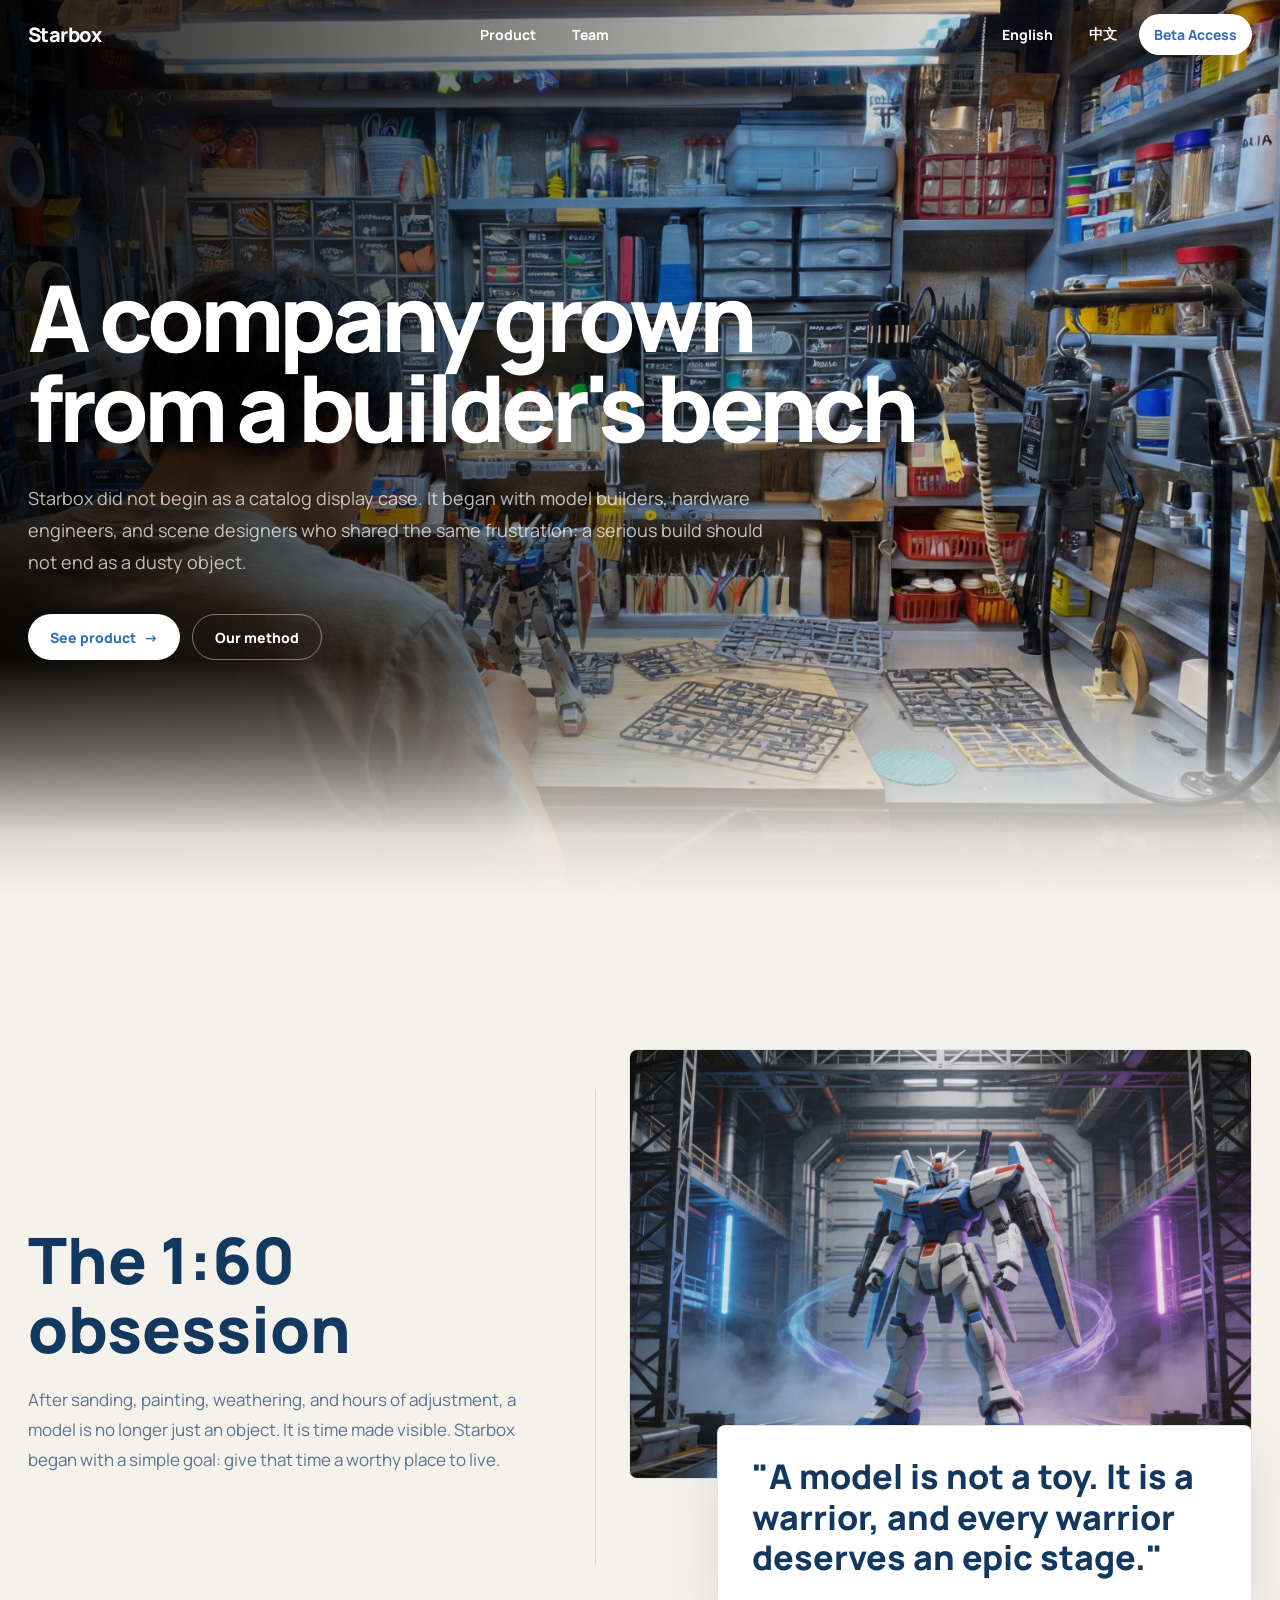
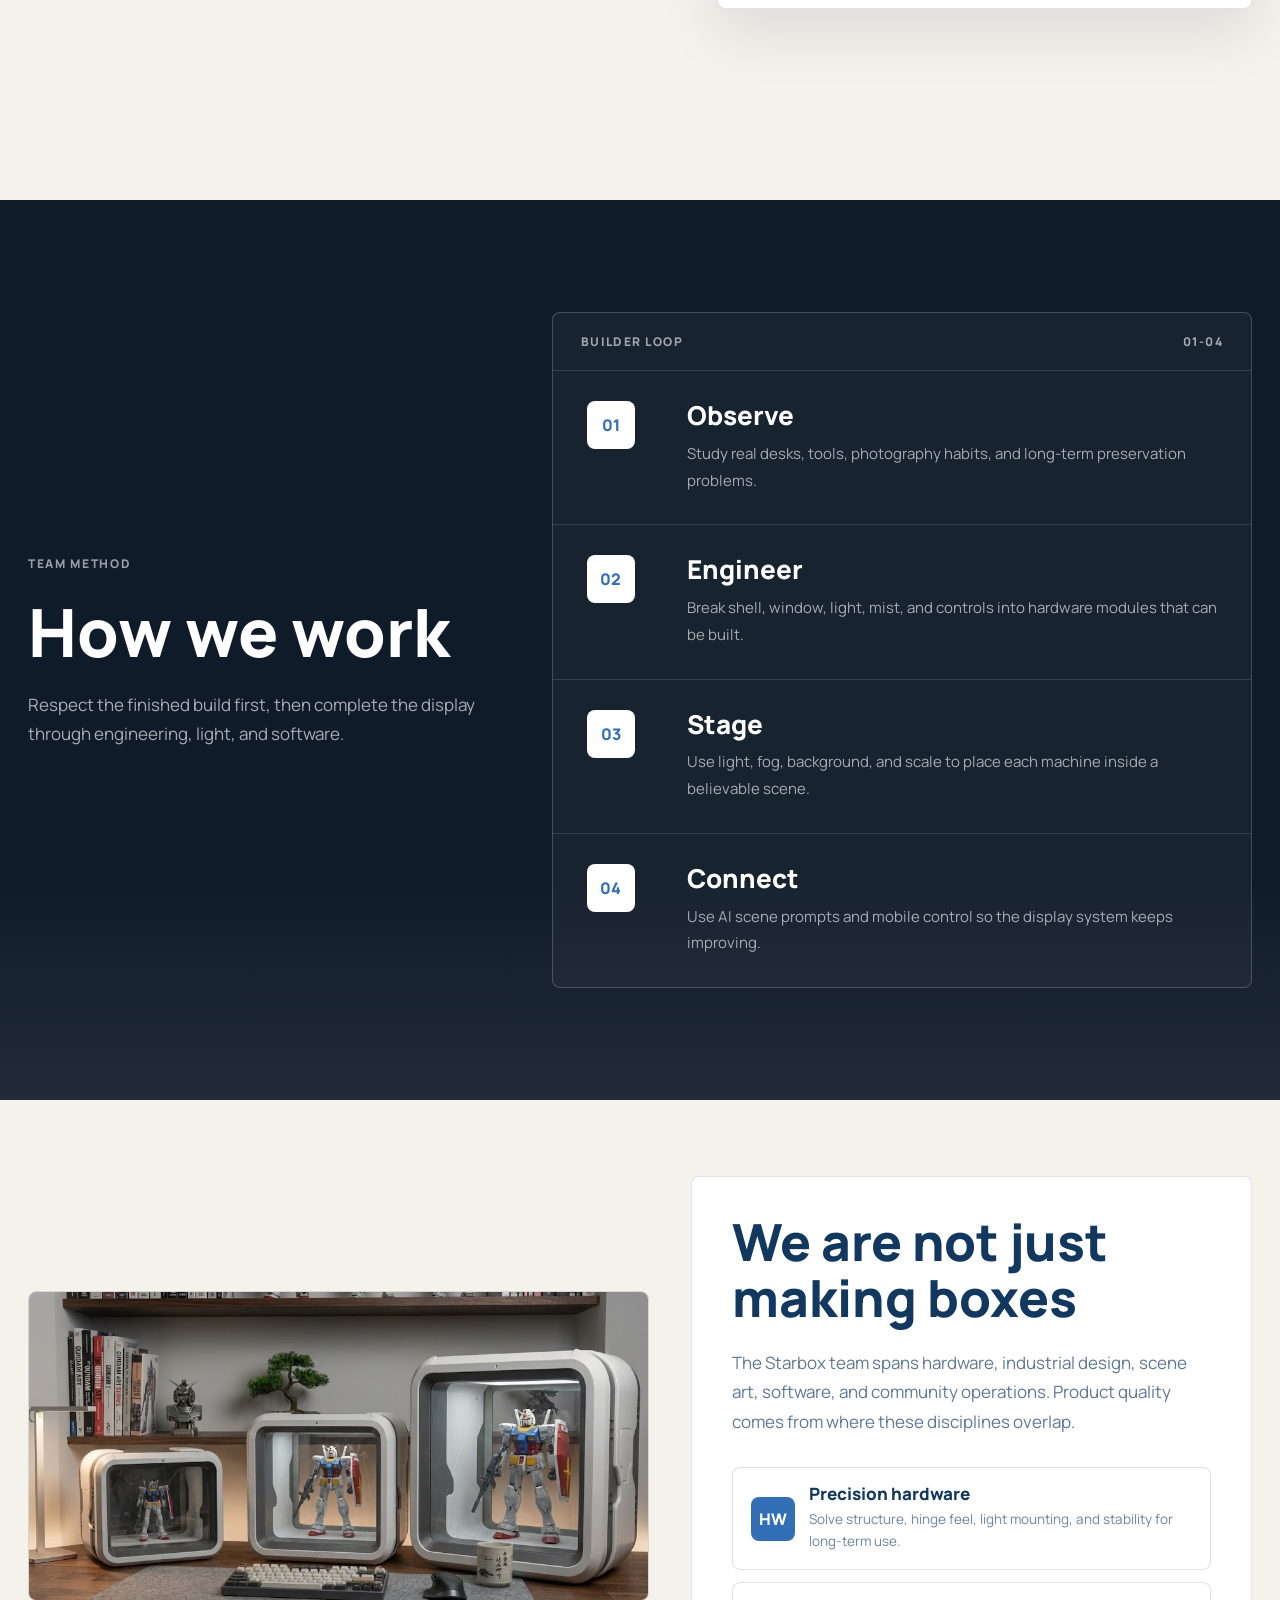
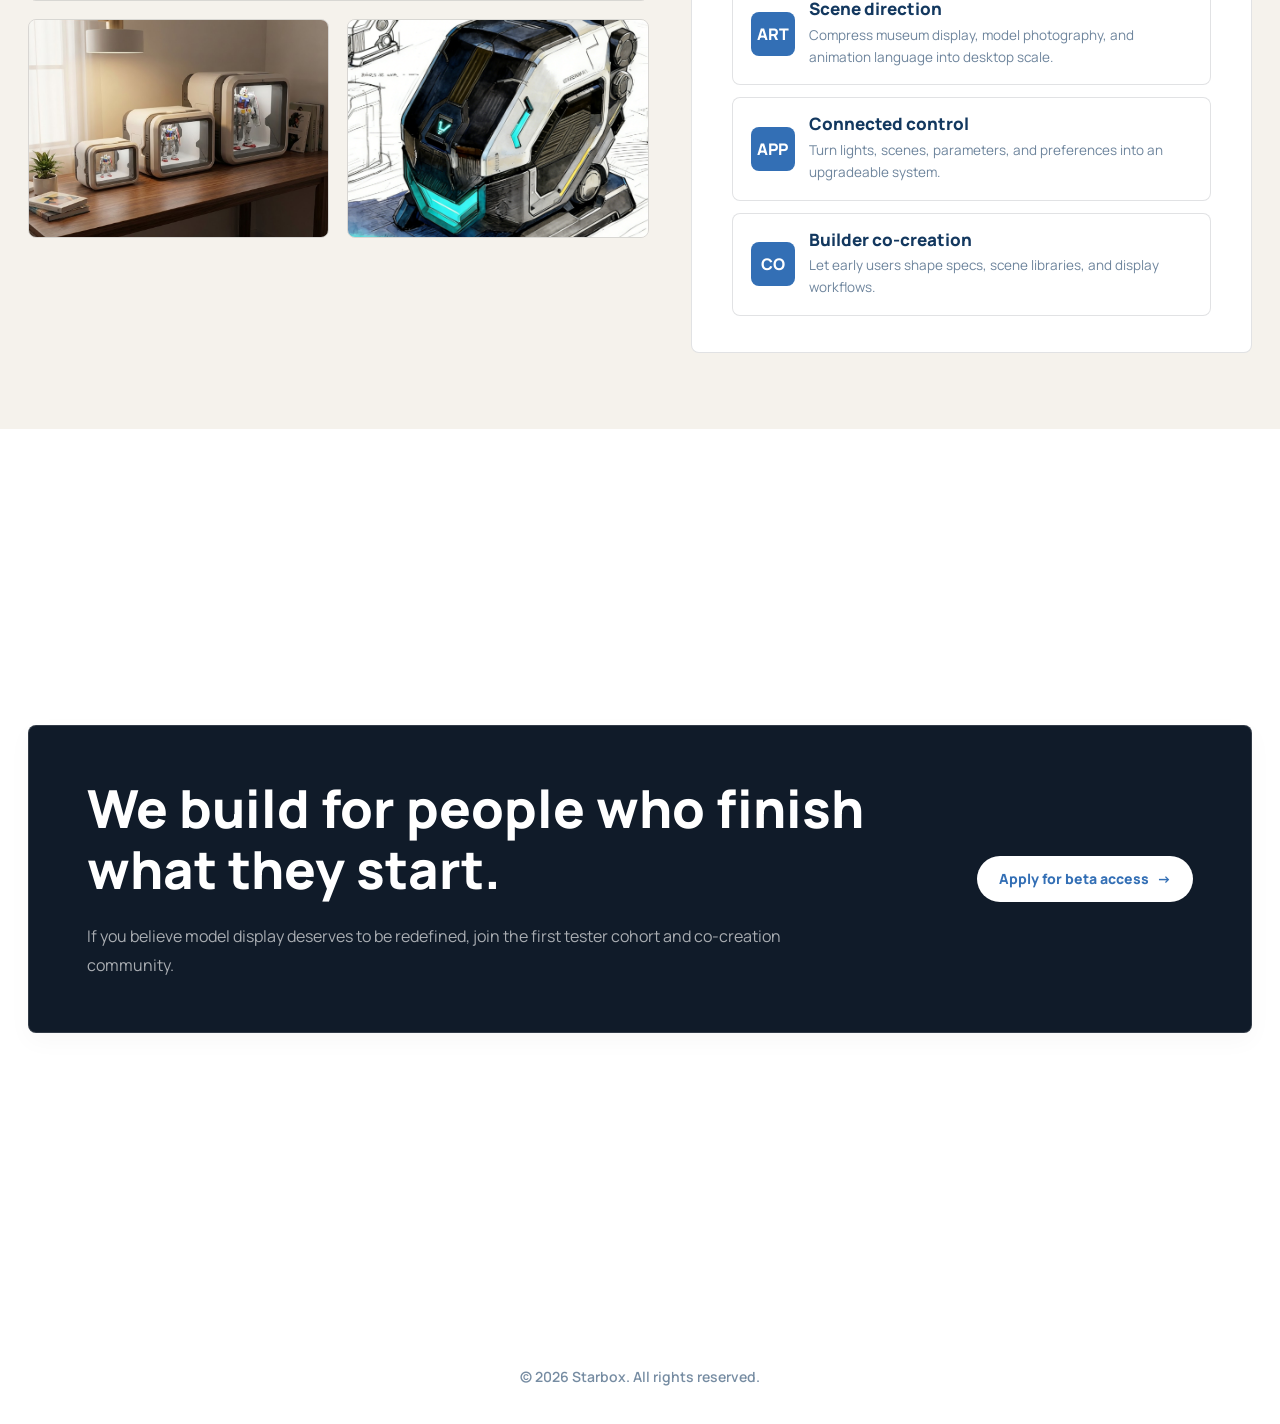
<file: team.html>
<!doctype html>
<html lang="en" data-lang="en">
  <head>
    <meta charset="UTF-8" />
    <meta name="viewport" content="width=device-width, initial-scale=1.0" />
    <title>Starbox Team | The Crew Behind the Hangar</title>
    <meta
      name="description"
      content="Meet the Starbox team, a group of model builders, hardware engineers, designers, and community operators building AI digital hangars."
    />
    <link rel="stylesheet" href="./styles.css" />
  </head>
  <body class="team-page">
    <header class="site-header">
      <div class="nav-shell">
        <a class="brand" href="https://www.starcasket.net/?view=main">
          <span class="en">Starbox</span>
          <span class="zh">星匣智创</span>
        </a>
        <nav class="nav-links" aria-label="Primary navigation">
          <a class="nav-link" href="./index.html"><span class="en">Product</span><span class="zh">产品介绍</span></a>
          <a class="nav-link" href="./team.html"><span class="en">Team</span><span class="zh">团队介绍</span></a>
        </nav>
        <div class="nav-actions">
          <button class="lang-toggle" data-set-lang="en">English</button>
          <button class="lang-toggle" data-set-lang="zh">中文</button>
          <a class="nav-cta" href="https://www.starcasket.net/product-series">
            <span class="en">Beta Access</span>
            <span class="zh">内测申请</span>
          </a>
        </div>
        <button class="menu-toggle" aria-label="Toggle menu">☰</button>
      </div>
      <div class="mobile-panel">
        <a href="./index.html"><span class="en">Product</span><span class="zh">产品介绍</span></a>
        <a href="./team.html"><span class="en">Team</span><span class="zh">团队介绍</span></a>
        <button data-set-lang="en">English</button>
        <button data-set-lang="zh">中文</button>
        <a href="https://www.starcasket.net/product-series"><span class="en">Beta Access</span><span class="zh">内测申请</span></a>
      </div>
    </header>

    <main>
      <section class="hero">
        <img class="hero-media team" src="./assets/team-photo.png" alt="Starbox builder workbench" />
        <div class="hero-shade"></div>
        <div class="hero-fade"></div>
        <div class="hero-inner">
          <div class="hero-copy reveal">
            <h1>
              <span class="en">A company grown from a builder's bench</span>
              <span class="zh">从模型玩家的工作台，长出一家公司</span>
            </h1>
            <p>
              <span class="en">
                Starbox did not begin as a catalog display case. It began with model builders, hardware engineers, and scene designers who shared the same frustration: a serious build should not end as a dusty object.
              </span>
              <span class="zh">
                星匣智创不是从展柜目录里诞生的。它来自一群模型玩家、硬件工程师和场景设计师<br />对 1:60 机体的同一种不甘心：认真完成的作品，不该只剩落灰。
              </span>
            </p>
            <div class="cta-row">
              <a class="button primary" href="./index.html"><span class="en">See product</span><span class="zh">看产品介绍</span><span>→</span></a>
              <a class="button ghost" href="#method"><span class="en">Our method</span><span class="zh">了解团队方法</span></a>
            </div>
          </div>
        </div>
      </section>

      <section class="section screen-section origin-screen">
        <div class="container origin-layout">
          <div class="origin-copy reveal">
            <h2><span class="en">The 1:60 obsession</span><span class="zh">源自 1:60 的执念</span></h2>
            <p class="lead">
              <span class="en">
                After sanding, painting, weathering, and hours of adjustment, a model is no longer just an object. It is time made visible. Starbox began with a simple goal: give that time a worthy place to live.
              </span>
              <span class="zh">
                当一台机甲经过打磨、补色、旧化和无数小时的调整后，它已经不是一个普通物件。它是一段投入过的时间。星匣的起点，是把这段时间认真安放起来。
              </span>
            </p>
          </div>
          <div class="origin-showcase reveal">
            <div class="origin-photo">
              <img src="./assets/gundam-display-2.jpg" alt="Starbox 1:60 mecha display scene" loading="lazy" />
            </div>
            <div class="quote-card origin-quote">
              <p>
                <span class="en">"A model is not a toy. It is a warrior, and every warrior deserves an epic stage."</span>
                <span class="zh">“模型不是玩具。<br />它是一个战士，而每一个战士都值得一个史诗级舞台。”</span>
              </p>
            </div>
          </div>
        </div>
      </section>

      <section id="method" class="section dark screen-section method-section">
        <div class="container method-layout">
          <div class="method-copy reveal">
            <div class="section-kicker"><span class="en">Team method</span><span class="zh">团队方法</span></div>
            <h2><span class="en">How we work</span><span class="zh">我们的工作方式</span></h2>
            <p class="lead">
              <span class="en">Respect the finished build first, then complete the display through engineering, light, and software.</span>
              <span class="zh">先尊重玩家的完成品，再用工程、光影和软件把展示体验做完整。</span>
            </p>
          </div>
          <div class="method-board reveal">
            <div class="method-board-top">
              <span><span class="en">Builder loop</span><span class="zh">工作闭环</span></span>
              <span>01-04</span>
            </div>
            <div class="method-steps">
              <article class="method-step"><div class="method-index">01</div><div><h3><span class="en">Observe</span><span class="zh">观察</span></h3><p><span class="en">Study real desks, tools, photography habits, and long-term preservation problems.</span><span class="zh">从玩家的桌面、工具、摆拍和长期保存问题里寻找真实需求。</span></p></div></article>
              <article class="method-step"><div class="method-index">02</div><div><h3><span class="en">Engineer</span><span class="zh">工程</span></h3><p><span class="en">Break shell, window, light, mist, and controls into hardware modules that can be built.</span><span class="zh">把外壳、视窗、灯带、雾化和控制系统拆成可量产的硬件模块。</span></p></div></article>
              <article class="method-step"><div class="method-index">03</div><div><h3><span class="en">Stage</span><span class="zh">叙事</span></h3><p><span class="en">Use light, fog, background, and scale to place each machine inside a believable scene.</span><span class="zh">用光、雾、背景和比例关系，让每台机体进入自己的场景。</span></p></div></article>
              <article class="method-step"><div class="method-index">04</div><div><h3><span class="en">Connect</span><span class="zh">连接</span></h3><p><span class="en">Use AI scene prompts and mobile control so the display system keeps improving.</span><span class="zh">通过 AI 场景提示和移动端控制，让展示系统持续更新。</span></p></div></article>
            </div>
          </div>
        </div>
      </section>

      <section class="section screen-section capability-section">
        <div class="container team-layout">
          <div class="team-photo-stack reveal">
            <img class="top" src="./assets/team-capability-main.png" alt="Starbox display cases in a desktop scene" loading="lazy" />
            <div class="bottom-row">
              <img src="./assets/team-capability-desk.png" alt="Starbox display cases on a work desk" loading="lazy" />
              <img src="./assets/team-capability-sketch.png" alt="Starbox display case concept sketch" loading="lazy" />
            </div>
          </div>
          <div class="capability-panel reveal">
            <h2><span class="en">We are not just making boxes</span><span class="zh">我们不是只做盒子</span></h2>
            <p class="lead">
              <span class="en">The Starbox team spans hardware, industrial design, scene art, software, and community operations. Product quality comes from where these disciplines overlap.</span>
              <span class="zh">星匣团队横跨硬件、工业设计、场景美术、软件和社区运营。真正的产品质量来自这些能力的重叠。</span>
            </p>
            <div class="capability-list">
              <div class="capability"><div class="capability-mark">HW</div><div><h3><span class="en">Precision hardware</span><span class="zh">精密制造</span></h3><p><span class="en">Solve structure, hinge feel, light mounting, and stability for long-term use.</span><span class="zh">从结构强度、开合手感到灯带固定，优先解决长期使用中的稳定性。</span></p></div></div>
              <div class="capability"><div class="capability-mark">ART</div><div><h3><span class="en">Scene direction</span><span class="zh">场景设计</span></h3><p><span class="en">Compress museum display, model photography, and animation language into desktop scale.</span><span class="zh">把博物馆陈列、模型摄影和动画场景语言压缩进桌面尺度。</span></p></div></div>
              <div class="capability"><div class="capability-mark">APP</div><div><h3><span class="en">Connected control</span><span class="zh">智能控制</span></h3><p><span class="en">Turn lights, scenes, parameters, and preferences into an upgradeable system.</span><span class="zh">用软件把灯光、场景、参数和用户偏好连接成一个可升级系统。</span></p></div></div>
              <div class="capability"><div class="capability-mark">CO</div><div><h3><span class="en">Builder co-creation</span><span class="zh">玩家共创</span></h3><p><span class="en">Let early users shape specs, scene libraries, and display workflows.</span><span class="zh">让早期用户参与产品规格、场景库和展示方式的定义。</span></p></div></div>
            </div>
          </div>
        </div>
      </section>

      <section class="section white screen-section">
        <div class="container final-cta dark reveal">
          <div>
            <h2><span class="en">We build for people who finish what they start.</span><span class="zh">我们想服务的，<br />是认真完成作品的人。</span></h2>
            <p><span class="en">If you believe model display deserves to be redefined, join the first tester cohort and co-creation community.</span><span class="zh">如果你也相信模型展示应该被重新定义，欢迎加入首批体验用户和共创社区。</span></p>
          </div>
          <a class="button primary" href="https://www.starcasket.net/product-series">
            <span class="en">Apply for beta access</span>
            <span class="zh">申请内测资格</span>
            <span>→</span>
          </a>
        </div>
      </section>
    </main>

    <footer class="site-footer">© <span data-year></span> Starbox. All rights reserved.</footer>
    <script src="./script.js"></script>
  </body>
</html>
</file>
<file: styles.css>
@import url("https://fonts.googleapis.com/css2?family=Manrope:wght@400;500;600;700;800&family=Outfit:wght@500;600;700;800&family=Noto+Sans+SC:wght@400;500;700&family=Noto+Serif+SC:wght@600;700;900&display=swap");

:root {
  --blue: #336fb5;
  --blue-deep: #13385f;
  --ink: #0c1724;
  --muted: #63758b;
  --line: rgba(12, 23, 36, 0.12);
  --paper: #f4f6f7;
  --warm: #f5f2ec;
  --dark: #0d1520;
  --surface: rgba(255, 255, 255, 0.78);
  --surface-strong: rgba(255, 255, 255, 0.9);
  --radius: 8px;
  --font-latin: "Manrope", -apple-system, BlinkMacSystemFont, "Segoe UI", sans-serif;
  --font-latin-display: "Outfit", -apple-system, BlinkMacSystemFont, "Segoe UI", sans-serif;
  --font-zh-body: "Noto Sans SC", "PingFang SC", "Hiragino Sans GB", "Microsoft YaHei", sans-serif;
  --font-zh-display: "Noto Serif SC", "Songti SC", "STSong", serif;
}

* {
  box-sizing: border-box;
}

html {
  scroll-behavior: smooth;
}

body {
  margin: 0;
  color: var(--blue-deep);
  background: linear-gradient(180deg, #f3f5f4 0%, #f4f6f7 100%);
  font-family: var(--font-latin);
  -webkit-font-smoothing: antialiased;
}

body.product-page {
  background:
    radial-gradient(circle at top center, rgba(255, 255, 255, 0.68), transparent 34%),
    linear-gradient(180deg, #f3f5f4 0%, #f4f6f7 48%, #f2f4f3 100%);
}

html[data-lang="zh"] body,
html[data-lang="zh"] button,
html[data-lang="zh"] input,
html[data-lang="zh"] textarea,
html[data-lang="zh"] select {
  font-family: var(--font-zh-body);
}

body.team-page {
  background: var(--warm);
}

html[data-lang="zh"] .product-page h1 .zh,
html[data-lang="zh"] .product-page h2 .zh,
html[data-lang="zh"] .product-page h3 .zh {
  font-family: var(--font-zh-display);
  font-weight: 700;
  letter-spacing: -0.02em;
}

html[data-lang="en"] .product-page h1 .en,
html[data-lang="en"] .product-page h2 .en,
html[data-lang="en"] .product-page h3 .en,
.product-page .brand .en,
.product-page .nav-link .en,
.product-page .nav-cta .en,
.product-page .lang-toggle {
  font-family: var(--font-latin-display);
}

html[data-lang="zh"] .product-page p .zh,
html[data-lang="zh"] .product-page .lead .zh,
html[data-lang="zh"] .product-page .metric-label .zh,
html[data-lang="zh"] .product-page .metric span.zh,
html[data-lang="zh"] .product-page .baseline-note span.zh,
html[data-lang="zh"] .product-page .baseline-note strong .zh {
  font-family: var(--font-zh-body);
  letter-spacing: 0.01em;
}

html[data-lang="zh"] .product-page .lead,
html[data-lang="zh"] .product-page p,
html[data-lang="zh"] .product-page .baseline-note span,
html[data-lang="zh"] .product-page .capability-rail p,
html[data-lang="zh"] .product-page .system-layers p,
html[data-lang="zh"] .product-page .final-cta p {
  line-height: 1.92;
}

html:has(body.team-page),
html:has(body.product-page) {
  scroll-snap-type: y mandatory;
}

a {
  color: inherit;
  text-decoration: none;
}

img,
video {
  display: block;
  max-width: 100%;
}

.site-header {
  position: fixed;
  inset: 0 0 auto;
  z-index: 30;
  border-bottom: 1px solid transparent;
  transition: background 0.28s ease, border-color 0.28s ease, color 0.28s ease;
}

.site-header.is-scrolled,
.site-header.is-open {
  background: rgba(255, 255, 255, 0.92);
  border-color: var(--line);
  backdrop-filter: blur(20px);
}

.nav-shell {
  max-width: 1440px;
  height: 68px;
  margin: 0 auto;
  padding: 0 28px;
  display: flex;
  align-items: center;
  justify-content: space-between;
  color: white;
}

.site-header.is-scrolled .nav-shell,
.site-header.is-open .nav-shell {
  color: var(--blue);
}

.brand {
  font-size: 20px;
  font-weight: 900;
  letter-spacing: -0.03em;
}

.nav-links,
.nav-actions {
  display: flex;
  align-items: center;
  gap: 8px;
}

.nav-link,
.lang-toggle,
.nav-cta {
  border: 0;
  border-radius: var(--radius);
  padding: 10px 14px;
  background: transparent;
  color: currentColor;
  font: inherit;
  font-size: 14px;
  font-weight: 750;
  cursor: pointer;
  transition: background 0.2s ease, transform 0.2s ease;
}

.nav-link:hover,
.lang-toggle:hover {
  background: rgba(255, 255, 255, 0.14);
}

.site-header.is-scrolled .nav-link:hover,
.site-header.is-scrolled .lang-toggle:hover,
.site-header.is-open .nav-link:hover,
.site-header.is-open .lang-toggle:hover {
  background: rgba(51, 111, 181, 0.1);
}

.nav-cta {
  border-radius: 999px;
  background: white;
  color: var(--blue);
  border: 1px solid rgba(255, 255, 255, 0.7);
}

.site-header.is-scrolled .nav-cta,
.site-header.is-open .nav-cta {
  border-color: var(--blue);
}

.menu-toggle {
  display: none;
  border: 0;
  background: transparent;
  color: currentColor;
  font: inherit;
  font-size: 24px;
  line-height: 1;
  cursor: pointer;
}

.mobile-panel {
  display: none;
  padding: 0 20px 20px;
  background: white;
  border-top: 1px solid var(--line);
}

.mobile-panel a,
.mobile-panel button {
  display: block;
  width: 100%;
  margin-top: 6px;
  border: 0;
  border-radius: var(--radius);
  padding: 13px 12px;
  background: rgba(51, 111, 181, 0.08);
  color: var(--blue);
  font: inherit;
  font-size: 14px;
  font-weight: 800;
  text-align: left;
}

.hero {
  position: relative;
  min-height: 100dvh;
  overflow: hidden;
  color: white;
  background: black;
}

.hero-media {
  position: absolute;
  inset: 0;
  width: 100%;
  height: 100%;
  object-fit: cover;
}

.hero-media.product {
  object-position: 58% 50%;
}

.hero-media.team {
  object-position: 52% 50%;
}

.hero-shade {
  position: absolute;
  inset: 0;
  background: linear-gradient(90deg, rgba(0, 0, 0, 0.86), rgba(0, 0, 0, 0.42) 45%, rgba(0, 0, 0, 0.14) 74%);
}

.hero-fade {
  position: absolute;
  inset: auto 0 0;
  height: 180px;
  background: linear-gradient(to top, #f3f5f4, transparent);
}

.team-page .hero-fade {
  height: 240px;
  background: linear-gradient(
    to top,
    var(--warm) 0%,
    rgba(245, 242, 236, 0.9) 26%,
    rgba(245, 242, 236, 0.38) 62%,
    rgba(245, 242, 236, 0) 100%
  );
  pointer-events: none;
}

.hero-inner {
  position: relative;
  z-index: 2;
  max-width: 1440px;
  min-height: 100dvh;
  margin: 0 auto;
  padding: 124px 28px 92px;
  display: flex;
  align-items: center;
}

.hero-copy {
  max-width: 780px;
}

.product-page .hero-copy {
  max-width: 860px;
}

.team-page .hero-copy {
  max-width: 900px;
}

.eyebrow {
  display: inline-flex;
  margin-bottom: 24px;
  border: 1px solid rgba(255, 255, 255, 0.24);
  border-radius: 999px;
  padding: 9px 14px;
  background: rgba(255, 255, 255, 0.1);
  color: rgba(255, 255, 255, 0.82);
  font-size: 12px;
  font-weight: 800;
  letter-spacing: 0.16em;
  text-transform: uppercase;
  backdrop-filter: blur(12px);
}

.hero h1 {
  margin: 0;
  max-width: 980px;
  font-size: clamp(44px, 7.4vw, 112px);
  line-height: 0.96;
  letter-spacing: -0.065em;
  font-weight: 900;
}

.product-page .hero h1 {
  max-width: 900px;
  font-size: clamp(54px, 5.8vw, 86px);
  line-height: 1.04;
  letter-spacing: -0.045em;
}

[data-lang="zh"] .product-page .hero h1 {
  max-width: 920px;
  font-size: clamp(54px, 5vw, 76px);
  line-height: 1.16;
  letter-spacing: -0.025em;
}

.product-page .hero p {
  max-width: 720px;
  margin-top: 30px;
  font-size: 17px;
  line-height: 1.76;
}

[data-lang="zh"] .product-page .hero p {
  max-width: 700px;
  font-size: 17px;
  line-height: 1.94;
  letter-spacing: 0.01em;
}

.team-page .hero h1 {
  max-width: 920px;
  font-size: clamp(64px, 7.2vw, 106px);
  line-height: 0.98;
  letter-spacing: -0.055em;
}

[data-lang="zh"] .team-page .hero h1 {
  max-width: 900px;
  font-size: clamp(64px, 6.1vw, 92px);
  line-height: 1.04;
  letter-spacing: -0.06em;
}

.hero p {
  margin: 28px 0 0;
  max-width: 670px;
  color: rgba(255, 255, 255, 0.76);
  font-size: 18px;
  line-height: 1.65;
}

.team-page .hero p {
  margin-top: 30px;
  max-width: 760px;
  color: rgba(255, 255, 255, 0.72);
  font-size: 18px;
  line-height: 1.78;
  letter-spacing: 0;
}

[data-lang="zh"] .team-page .hero p {
  max-width: 820px;
  font-size: 17px;
  line-height: 1.9;
  letter-spacing: 0.01em;
}

.cta-row {
  display: flex;
  flex-wrap: wrap;
  gap: 12px;
  margin-top: 36px;
}

.button {
  display: inline-flex;
  align-items: center;
  justify-content: center;
  gap: 8px;
  min-height: 46px;
  border-radius: 999px;
  padding: 12px 22px;
  font-size: 14px;
  font-weight: 900;
  transition: transform 0.2s ease, background 0.2s ease;
}

.button:hover {
  transform: translateY(-1px);
}

.button.primary {
  background: white;
  color: var(--blue);
}

.button.dark {
  background: var(--blue);
  color: white;
}

.button.ghost {
  border: 1px solid rgba(255, 255, 255, 0.42);
  color: white;
}

.button.outline {
  border: 1px solid var(--blue);
  color: var(--blue);
  background: white;
}

.section {
  padding: 96px 28px;
}

.product-story-band {
  position: relative;
  background:
    radial-gradient(circle at top left, rgba(255, 255, 255, 0.74), transparent 30%),
    linear-gradient(180deg, #f4f6f7 0%, #f7f8f6 34%, #f4f6f7 66%, #f2f4f3 100%);
}

.product-story-band::before,
.product-story-band::after {
  content: "";
  position: absolute;
  left: 0;
  right: 0;
  height: 1px;
  background: linear-gradient(90deg, transparent 8%, rgba(12, 23, 36, 0.08) 50%, transparent 92%);
}

.product-story-band::before {
  top: 0;
}

.product-story-band::after {
  bottom: 0;
}

.team-page .hero,
.team-page .screen-section,
.product-page .hero,
.product-page .screen-section {
  scroll-snap-align: start;
  scroll-snap-stop: always;
}

.screen-section {
  min-height: 100dvh;
  display: flex;
  align-items: center;
}

.screen-section > .container {
  width: 100%;
}

.section.white {
  background: white;
}

.section.dark {
  background: #101b29;
  color: white;
}

.container {
  max-width: 1280px;
  margin: 0 auto;
}

.split {
  display: grid;
  grid-template-columns: 0.9fr 1.1fr;
  gap: 48px;
  align-items: end;
}

.split.center {
  align-items: center;
}

.section h2 {
  margin: 0;
  max-width: 780px;
  font-size: clamp(34px, 5vw, 74px);
  line-height: 1.02;
  letter-spacing: -0.055em;
  font-weight: 900;
}

.section p.lead {
  margin: 22px 0 0;
  max-width: 650px;
  color: rgba(19, 56, 95, 0.68);
  font-size: 17px;
  line-height: 1.75;
}

.dark p.lead {
  color: rgba(255, 255, 255, 0.64);
}

.section-kicker {
  display: inline-flex;
  margin-bottom: 24px;
  color: rgba(255, 255, 255, 0.58);
  font-size: 12px;
  font-weight: 900;
  letter-spacing: 0.14em;
  text-transform: uppercase;
}

[data-lang="zh"] .section-kicker {
  letter-spacing: 0.08em;
}

.metric-strip {
  position: relative;
  z-index: 5;
  margin: -56px auto 0;
  max-width: 1180px;
  display: grid;
  grid-template-columns: repeat(4, 1fr);
  overflow: hidden;
  border: 1px solid var(--line);
  border-radius: var(--radius);
  background: white;
  box-shadow: 0 22px 70px rgba(12, 23, 36, 0.14);
}

.product-page .metrics-section .metric-strip {
  width: 100%;
  max-width: none;
  margin: 0;
  grid-template-columns: repeat(4, minmax(0, 1fr));
  border-width: 1px 0 0;
  border-radius: 0;
  box-shadow: none;
}

.metrics-layout {
  display: grid;
  grid-template-columns: minmax(0, 0.82fr) minmax(580px, 1.18fr);
  gap: 48px;
  align-items: center;
}

.metrics-copy {
  max-width: 540px;
}

.metrics-section,
.product-system-section,
.product-capabilities-section,
#structure {
  background: transparent;
}

.metric-label {
  display: inline-flex;
  margin-bottom: 20px;
  color: rgba(19, 56, 95, 0.56);
  font-size: 12px;
  font-weight: 900;
  letter-spacing: 0.14em;
  text-transform: uppercase;
}

[data-lang="zh"] .metric-label {
  letter-spacing: 0.08em;
}

.metrics-copy h2 {
  max-width: 580px;
  font-size: clamp(40px, 4.2vw, 60px);
  line-height: 1.12;
  letter-spacing: -0.02em;
}

[data-lang="zh"] .metrics-copy h2 {
  max-width: 560px;
  font-size: clamp(40px, 4vw, 58px);
  line-height: 1.22;
  letter-spacing: -0.015em;
}

.metrics-copy .lead {
  max-width: 520px;
  margin-top: 26px;
  font-size: 16px;
  line-height: 1.92;
}

.baseline-note {
  max-width: 520px;
  margin-top: 30px;
  border-left: 3px solid var(--blue);
  padding-left: 16px;
}

.baseline-note strong,
.baseline-note span {
  display: block;
}

.baseline-note strong {
  color: var(--blue-deep);
  font-size: 15px;
  font-weight: 900;
}

.baseline-note span {
  margin-top: 7px;
  color: rgba(19, 56, 95, 0.62);
  font-size: 14px;
  line-height: 1.72;
}

.baseline-panel {
  overflow: hidden;
  border: 1px solid var(--line);
  border-radius: var(--radius);
  background: var(--surface);
  box-shadow: 0 8px 24px rgba(12, 23, 36, 0.035);
  backdrop-filter: blur(10px);
}

.baseline-panel > img {
  width: 100%;
  height: 336px;
  object-fit: cover;
  object-position: 50% 54%;
}

.product-page .metrics-section .metric {
  min-height: 108px;
  padding: 22px 24px;
  background: rgba(255, 255, 255, 0.52);
}

.product-page .metrics-section .metric:nth-child(odd) {
  border-top: 0;
}

.product-page .metrics-section .metric:first-child {
  border-left: 0;
}

.product-page .metrics-section .metric strong {
  font-size: 30px;
  letter-spacing: -0.03em;
}

.product-page .metrics-section .metric span {
  margin-top: 8px;
  font-size: 12px;
  line-height: 1.5;
}

.product-system-section {
  background: transparent;
}

.product-system-layout {
  display: grid;
  grid-template-columns: minmax(520px, 1fr) minmax(0, 0.92fr);
  gap: 44px;
  align-items: center;
}

.system-media {
  position: relative;
  overflow: hidden;
  border: 1px solid var(--line);
  border-radius: var(--radius);
  background: #101b29;
  box-shadow: 0 8px 24px rgba(12, 23, 36, 0.035);
}

.system-media img {
  width: 100%;
  height: 500px;
  object-fit: cover;
}

.system-media::after {
  content: "";
  position: absolute;
  inset: 0;
  background: linear-gradient(90deg, rgba(16, 27, 41, 0.38), transparent 42%, rgba(16, 27, 41, 0.28));
  pointer-events: none;
}

.system-tag {
  display: none;
}

.system-copy h2 {
  max-width: 620px;
  margin: 12px 0 0;
  font-size: clamp(38px, 4vw, 58px);
  line-height: 1.1;
  letter-spacing: -0.02em;
}

[data-lang="en"] .system-copy h2 {
  max-width: 820px;
  font-size: clamp(30px, 3vw, 43px);
  line-height: 1.12;
  letter-spacing: -0.03em;
}

[data-lang="zh"] .system-copy h2 {
  max-width: 600px;
  font-size: clamp(38px, 3.8vw, 56px);
  line-height: 1.2;
  letter-spacing: -0.015em;
}

.system-copy .lead {
  max-width: 600px;
  margin-top: 28px;
  font-size: 15px;
  line-height: 1.92;
}

[data-lang="en"] .system-copy .lead {
  max-width: 780px;
  font-size: 14px;
  line-height: 1.72;
}

.system-layers {
  margin-top: 28px;
  display: grid;
  border-top: 1px solid var(--line);
}

.system-layers article {
  display: grid;
  grid-template-columns: 52px 1fr;
  gap: 16px;
  padding: 20px 0;
  border-bottom: 1px solid var(--line);
  align-items: start;
}

.system-layers article > span {
  width: 38px;
  height: 38px;
  display: grid;
  place-items: center;
  border-radius: var(--radius);
  background: var(--blue);
  color: white;
  font-size: 12px;
  font-weight: 900;
}

.system-layers h3 {
  margin: 0;
  font-size: 18px;
  line-height: 1.18;
  font-weight: 900;
}

.system-layers p {
  margin: 7px 0 0;
  color: rgba(19, 56, 95, 0.64);
  font-size: 13px;
  line-height: 1.68;
}

.capability-console-layout {
  display: grid;
  gap: 34px;
}

.capability-console-head {
  max-width: 640px;
}

.capability-console-head h2 {
  max-width: 560px;
  margin: 14px 0 0;
  font-size: clamp(42px, 4.6vw, 68px);
  line-height: 1.08;
  letter-spacing: 0;
}

[data-lang="zh"] .capability-console-head h2 {
  font-size: clamp(40px, 4vw, 58px);
  line-height: 1.2;
  letter-spacing: -0.015em;
}

.capability-console-head .lead {
  max-width: 560px;
  margin-top: 22px;
  font-size: 16px;
  line-height: 1.8;
}

.capability-console {
  display: grid;
  grid-template-columns: minmax(420px, 0.88fr) minmax(0, 1.12fr);
  overflow: hidden;
  border: 1px solid var(--line);
  border-radius: var(--radius);
  background: var(--surface);
  box-shadow: 0 8px 24px rgba(12, 23, 36, 0.035);
  backdrop-filter: blur(10px);
}

.console-visual {
  position: relative;
  min-height: 430px;
  border-right: 1px solid var(--line);
  background: #101b29;
}

.console-visual img {
  width: 100%;
  height: 100%;
  min-height: 430px;
  object-fit: cover;
}

.capability-rail {
  display: grid;
  grid-template-columns: 1fr 1fr;
}

.capability-rail article {
  display: grid;
  grid-template-columns: 54px 1fr;
  gap: 16px;
  min-height: 143px;
  padding: 22px;
  border-left: 1px solid var(--line);
  border-top: 1px solid var(--line);
  background: rgba(255, 255, 255, 0.34);
}

.capability-rail article:nth-child(-n + 2) {
  border-top: 0;
}

.capability-rail article:nth-child(odd) {
  border-left: 0;
}

.capability-rail article > span {
  width: 44px;
  height: 44px;
  display: grid;
  place-items: center;
  border-radius: var(--radius);
  background: var(--blue);
  color: white;
  font-size: 13px;
  font-weight: 900;
}

.capability-rail h3 {
  margin: 0;
  font-size: 17px;
  line-height: 1.2;
  font-weight: 900;
}

.capability-rail p {
  margin: 8px 0 0;
  color: rgba(19, 56, 95, 0.62);
  font-size: 13px;
  line-height: 1.6;
}

.metric {
  padding: 24px;
  border-left: 1px solid var(--line);
}

.metric:first-child {
  border-left: 0;
}

.metric strong {
  display: block;
  font-size: 34px;
  line-height: 1;
  font-weight: 900;
  letter-spacing: -0.04em;
}

.metric span {
  display: block;
  margin-top: 8px;
  color: rgba(19, 56, 95, 0.62);
  font-size: 14px;
  font-weight: 750;
  line-height: 1.35;
}

.card-grid {
  display: grid;
  grid-template-columns: repeat(3, 1fr);
  gap: 1px;
  overflow: hidden;
  border: 1px solid var(--line);
  border-radius: var(--radius);
  background: var(--line);
}

.card {
  min-height: 214px;
  padding: 28px;
  background: white;
}

.dark .card {
  background: #101b29;
}

.card .icon {
  width: 44px;
  height: 44px;
  margin-bottom: 38px;
  display: grid;
  place-items: center;
  border-radius: var(--radius);
  background: var(--blue);
  color: white;
  font-weight: 900;
}

.dark .card .icon {
  background: white;
  color: var(--blue);
}

.card h3 {
  margin: 0;
  font-size: 20px;
  line-height: 1.15;
  letter-spacing: -0.02em;
  font-weight: 900;
}

.card p {
  margin: 12px 0 0;
  color: rgba(19, 56, 95, 0.62);
  font-size: 14px;
  line-height: 1.65;
}

.dark .card p {
  color: rgba(255, 255, 255, 0.62);
}

.method-section {
  position: relative;
  overflow: hidden;
  background: #101b29;
}

.method-section::before {
  content: "";
  position: absolute;
  inset: auto 0 0;
  height: 220px;
  background: linear-gradient(to top, rgba(245, 242, 236, 0.08), transparent);
  pointer-events: none;
}

.method-layout {
  position: relative;
  display: grid;
  grid-template-columns: minmax(0, 0.78fr) minmax(560px, 1.22fr);
  gap: 76px;
  align-items: center;
}

.method-copy {
  max-width: 560px;
}

.method-copy h2 {
  max-width: 560px;
  font-size: clamp(54px, 5.2vw, 82px);
  line-height: 1.08;
  letter-spacing: 0;
}

[data-lang="zh"] .method-copy h2 {
  max-width: 560px;
  font-size: clamp(58px, 5vw, 82px);
  line-height: 1.12;
  letter-spacing: 0;
}

.method-copy .lead {
  max-width: 520px;
  margin-top: 30px;
  color: rgba(255, 255, 255, 0.62);
  font-size: 17px;
  line-height: 1.86;
}

.method-board {
  position: relative;
  border: 1px solid rgba(255, 255, 255, 0.2);
  border-radius: var(--radius);
  background: rgba(255, 255, 255, 0.035);
}

.method-board-top {
  min-height: 58px;
  padding: 0 28px;
  display: flex;
  align-items: center;
  justify-content: space-between;
  border-bottom: 1px solid rgba(255, 255, 255, 0.14);
  color: rgba(255, 255, 255, 0.6);
  font-size: 12px;
  font-weight: 900;
  letter-spacing: 0.12em;
  text-transform: uppercase;
}

.method-steps {
  display: grid;
}

.method-step {
  display: grid;
  grid-template-columns: 72px 1fr;
  gap: 28px;
  padding: 30px 34px;
  border-top: 1px solid rgba(255, 255, 255, 0.12);
  color: white;
}

.method-step:first-child {
  border-top: 0;
}

.method-step:hover {
  background: rgba(255, 255, 255, 0.035);
}

.method-index {
  width: 48px;
  height: 48px;
  display: grid;
  place-items: center;
  border-radius: var(--radius);
  background: white;
  color: var(--blue);
  font-size: 16px;
  font-weight: 900;
}

.method-step h3 {
  margin: 0;
  font-size: 26px;
  line-height: 1.15;
  letter-spacing: 0;
  font-weight: 900;
}

.method-step p {
  max-width: 620px;
  margin: 10px 0 0;
  color: rgba(255, 255, 255, 0.62);
  font-size: 15px;
  line-height: 1.78;
}

.gallery-showcase {
  display: grid;
  gap: 20px;
}

.display-output-section {
  padding-block: 52px;
}

.display-output-section > .container {
  display: grid;
  gap: 28px;
  align-content: center;
}

.display-output-section .reveal h2 {
  max-width: 780px;
  margin: 0;
}

.display-output-section .reveal .lead {
  max-width: 820px;
  margin-top: 14px;
}

.gallery-stage {
  position: relative;
  overflow: hidden;
  border: 1px solid rgba(255, 255, 255, 0.16);
  border-radius: var(--radius);
  background: rgba(255, 255, 255, 0.03);
  box-shadow: 0 18px 46px rgba(4, 10, 18, 0.18);
  max-height: min(56dvh, 640px);
}

.gallery-track {
  display: flex;
  transition: transform 0.55s cubic-bezier(0.65, 0, 0.35, 1);
  will-change: transform;
}

.gallery-slide {
  min-width: 100%;
  height: min(56dvh, 640px);
  margin: 0;
}

.gallery-slide img {
  width: 100%;
  height: 100%;
  display: block;
  object-fit: cover;
}

.gallery-nav {
  position: absolute;
  top: 50%;
  transform: translateY(-50%);
  width: 52px;
  height: 52px;
  border: 1px solid rgba(255, 255, 255, 0.22);
  border-radius: 999px;
  background: rgba(16, 27, 41, 0.62);
  color: white;
  font-size: 22px;
  line-height: 1;
  cursor: pointer;
  backdrop-filter: blur(12px);
}

.gallery-nav.prev {
  left: 18px;
}

.gallery-nav.next {
  right: 18px;
}

.gallery-dots {
  display: flex;
  justify-content: center;
  gap: 10px;
}

.gallery-dot {
  width: 10px;
  height: 10px;
  padding: 0;
  border: 0;
  border-radius: 999px;
  background: rgba(255, 255, 255, 0.22);
  cursor: pointer;
  transition: all 0.35s ease;
}

.gallery-dot.is-active {
  width: 34px;
  background: white;
}

.structure-grid {
  display: grid;
  gap: 16px;
}

.structure-grid img {
  width: 100%;
  border: 1px solid var(--line);
  border-radius: var(--radius);
  object-fit: cover;
}

.structure-grid .main-img {
  aspect-ratio: 16 / 10;
}

.structure-pair {
  display: grid;
  grid-template-columns: 1fr 1fr;
  gap: 16px;
}

.structure-pair img {
  aspect-ratio: 4 / 3;
}

#structure {
  position: relative;
  background:
    radial-gradient(circle at right top, rgba(255, 255, 255, 0.42), transparent 28%),
    linear-gradient(180deg, #f2f4f3 0%, #eef1ef 100%);
}

#structure::before {
  content: "";
  position: absolute;
  top: 0;
  left: 28px;
  right: 28px;
  height: 1px;
  background: linear-gradient(90deg, transparent, rgba(12, 23, 36, 0.08), transparent);
}

.sticky-note {
  position: sticky;
  top: 96px;
}

#structure .split {
  grid-template-columns: minmax(320px, 0.82fr) minmax(0, 1.18fr);
  gap: 40px;
  align-items: center;
}

#structure .sticky-note {
  max-width: 500px;
}

#structure .sticky-note h2 {
  max-width: 520px;
  font-size: clamp(32px, 4.1vw, 58px);
  line-height: 1.08;
  letter-spacing: -0.04em;
}

[data-lang="zh"] #structure .sticky-note h2 {
  max-width: 520px;
  font-size: clamp(34px, 3.7vw, 52px);
  line-height: 1.22;
  letter-spacing: -0.015em;
}

#structure .sticky-note .lead {
  max-width: 500px;
  margin-top: 24px;
  font-size: 15px;
  line-height: 1.88;
}

[data-lang="en"] #structure .sticky-note .lead {
  max-width: 520px;
  font-size: 14px;
  line-height: 1.8;
}

.quote-card {
  border: 1px solid var(--line);
  border-radius: var(--radius);
  padding: 42px;
  background: white;
}

.quote-card p {
  margin: 0;
  font-size: clamp(28px, 4.2vw, 64px);
  line-height: 1.05;
  letter-spacing: -0.055em;
  font-weight: 900;
}

.origin-layout {
  display: grid;
  grid-template-columns: minmax(0, 0.86fr) minmax(520px, 1.14fr);
  gap: 72px;
  align-items: center;
}

.origin-copy h2 {
  max-width: 720px;
  font-size: 64px;
  line-height: 1.08;
  letter-spacing: 0;
}

[data-lang="zh"] .origin-copy h2 {
  max-width: 760px;
  font-size: 68px;
  line-height: 1.12;
  letter-spacing: 0;
}

.origin-copy .lead {
  max-width: 640px;
  margin-top: 28px;
  font-size: 17px;
  line-height: 1.9;
  color: rgba(19, 56, 95, 0.66);
}

[data-lang="zh"] .origin-copy .lead {
  max-width: 690px;
  font-size: 18px;
  line-height: 2;
}

.origin-showcase {
  position: relative;
  min-width: 0;
  padding: 0 0 42px 34px;
}

.origin-showcase::before {
  content: "";
  position: absolute;
  top: 40px;
  bottom: 86px;
  left: 0;
  width: 1px;
  background: var(--line);
}

.origin-photo {
  height: 430px;
  overflow: hidden;
  border: 1px solid var(--line);
  border-radius: var(--radius);
  background: white;
}

.origin-photo img {
  width: 100%;
  height: 100%;
  object-fit: cover;
  object-position: 50% 52%;
}

.origin-quote {
  position: relative;
  z-index: 1;
  width: min(86%, 620px);
  margin: -54px 0 0 auto;
  padding: 30px 34px;
  box-shadow: 0 22px 60px rgba(12, 23, 36, 0.1);
}

.origin-quote p {
  font-size: 34px;
  line-height: 1.2;
  letter-spacing: 0;
}

[data-lang="zh"] .origin-quote p {
  font-size: 40px;
  line-height: 1.22;
  letter-spacing: 0;
}

.capability-section {
  padding-block: 76px;
}

.team-layout {
  display: grid;
  grid-template-columns: minmax(0, 1.05fr) minmax(520px, 0.95fr);
  gap: 42px;
  align-items: center;
}

.team-photo-stack {
  display: grid;
  gap: 18px;
}

.team-photo-stack img {
  width: 100%;
  border: 1px solid var(--line);
  border-radius: var(--radius);
  object-fit: cover;
}

.team-photo-stack .top {
  aspect-ratio: 2 / 1;
  object-position: 50% 50%;
}

.team-photo-stack .bottom-row {
  display: grid;
  grid-template-columns: 1fr 1fr;
  gap: 18px;
}

.team-photo-stack .bottom-row img {
  aspect-ratio: 1.38 / 1;
}

.team-photo-stack .bottom-row img:last-child {
  object-position: 50% 42%;
}

.capability-panel {
  border: 1px solid var(--line);
  border-radius: var(--radius);
  padding: 36px 40px;
  background: white;
}

.capability-panel h2 {
  max-width: 680px;
  font-size: clamp(40px, 4vw, 58px);
  line-height: 1.1;
  letter-spacing: 0;
}

[data-lang="zh"] .capability-panel h2 {
  max-width: 620px;
  font-size: clamp(44px, 4.1vw, 60px);
  line-height: 1.12;
  letter-spacing: 0;
}

.capability-panel .lead {
  max-width: 650px;
  margin-top: 24px;
  font-size: 16px;
  line-height: 1.82;
}

.capability-list {
  margin-top: 30px;
  display: grid;
  gap: 12px;
}

.capability {
  display: grid;
  grid-template-columns: auto 1fr;
  gap: 14px;
  align-items: center;
  border: 1px solid var(--line);
  border-radius: var(--radius);
  padding: 16px 18px;
  background: rgba(255, 255, 255, 0.72);
}

.capability-mark {
  width: 44px;
  height: 44px;
  display: grid;
  place-items: center;
  border-radius: var(--radius);
  background: var(--blue);
  color: white;
  font-weight: 900;
}

.capability h3 {
  margin: 0;
  font-size: 17px;
  line-height: 1.15;
  font-weight: 900;
}

.capability p {
  margin: 6px 0 0;
  color: rgba(19, 56, 95, 0.62);
  font-size: 13.5px;
  line-height: 1.62;
}

.final-cta {
  display: grid;
  grid-template-columns: 1fr auto;
  gap: 40px;
  align-items: center;
  border: 1px solid var(--line);
  border-radius: var(--radius);
  padding: 46px 52px;
  background: var(--surface-strong);
  box-shadow: 0 8px 24px rgba(12, 23, 36, 0.03);
  backdrop-filter: blur(10px);
}

.final-cta.dark {
  border-color: rgba(255, 255, 255, 0.14);
  background: #101b29;
  color: white;
}

.final-cta h2 {
  max-width: 860px;
  font-size: clamp(30px, 3.7vw, 54px);
  line-height: 1.18;
  letter-spacing: -0.035em;
}

.final-cta p {
  margin: 20px 0 0;
  max-width: 760px;
  color: rgba(19, 56, 95, 0.64);
  font-size: 15px;
  line-height: 1.78;
}

.final-cta.dark p {
  color: rgba(255, 255, 255, 0.64);
}

.product-page .final-cta .button {
  min-width: 230px;
  align-self: center;
}

.product-page .button.dark {
  background: linear-gradient(135deg, #3e71b0 0%, #4b78bb 100%);
  box-shadow: inset 0 1px 0 rgba(255, 255, 255, 0.22);
}

.team-page .final-cta {
  grid-template-columns: minmax(0, 1fr) auto;
  gap: 56px;
  padding: 52px 58px;
}

.team-page .final-cta h2 {
  max-width: 840px;
  font-size: clamp(40px, 4.1vw, 58px);
  line-height: 1.16;
  letter-spacing: 0;
}

[data-lang="zh"] .team-page .final-cta h2 {
  max-width: 820px;
  font-size: clamp(42px, 4.2vw, 60px);
  line-height: 1.18;
  letter-spacing: 0;
}

.team-page .final-cta p {
  max-width: 760px;
  margin-top: 22px;
  font-size: 16px;
  line-height: 1.82;
}

.team-page .final-cta .button {
  min-width: 176px;
}

.video-modal {
  position: fixed;
  inset: 0;
  z-index: 80;
  display: none;
  align-items: center;
  justify-content: center;
  padding: 20px;
  background: rgba(0, 0, 0, 0.9);
}

.video-modal.is-open {
  display: flex;
}

.video-modal video {
  width: min(100%, 1024px);
  max-height: 86vh;
  border: 1px solid rgba(255, 255, 255, 0.2);
  border-radius: var(--radius);
}

.modal-close {
  position: absolute;
  top: 20px;
  right: 20px;
  width: 44px;
  height: 44px;
  border: 1px solid rgba(255, 255, 255, 0.24);
  border-radius: 999px;
  background: rgba(255, 255, 255, 0.12);
  color: white;
  font-size: 22px;
  cursor: pointer;
}

.site-footer {
  padding: 38px 24px;
  text-align: center;
  color: rgba(19, 56, 95, 0.58);
  background: white;
  font-size: 14px;
  font-weight: 600;
}

[data-lang="en"] .zh,
[data-lang="zh"] .en {
  display: none !important;
}

.reveal {
  opacity: 0;
  transform: translateY(22px);
  transition: opacity 0.7s cubic-bezier(0.65, 0, 0.35, 1), transform 0.7s cubic-bezier(0.65, 0, 0.35, 1);
}

.reveal.is-visible {
  opacity: 1;
  transform: translateY(0);
}

@media (prefers-reduced-motion: reduce) {
  html {
    scroll-behavior: auto;
  }

  .reveal,
  .button,
  .site-header,
  .nav-link,
  .lang-toggle {
    transition: none;
  }
}

@media (max-width: 960px) {
  .nav-links,
  .nav-actions {
    display: none;
  }

  .menu-toggle {
    display: block;
  }

  .site-header.is-open .mobile-panel {
    display: block;
  }

  .hero-inner {
    padding-inline: 20px;
  }

  .hero h1 {
    font-size: clamp(42px, 13vw, 72px);
  }

  .product-page .hero h1,
  [data-lang="zh"] .product-page .hero h1 {
    max-width: 720px;
    font-size: 52px;
    line-height: 1.12;
  }

  .hero p {
    font-size: 16px;
  }

  .section {
    padding: 72px 20px;
  }

  .screen-section {
    min-height: 100svh;
    align-items: center;
  }

  .metric-strip,
  .split,
  .metrics-layout,
  .capability-console,
  .method-layout,
  .origin-layout,
  .team-layout,
  .final-cta {
    grid-template-columns: 1fr;
  }

  .product-page .final-cta {
    gap: 24px;
    padding: 36px 32px;
  }

  .product-page .final-cta h2 {
    max-width: 680px;
    font-size: 40px;
    line-height: 1.2;
  }

  .product-page .final-cta p {
    max-width: 680px;
    margin-top: 16px;
    font-size: 15px;
    line-height: 1.72;
  }

  .product-page .final-cta .button {
    min-width: 0;
  }

  .metrics-layout {
    gap: 32px;
  }

  .metrics-copy h2,
  [data-lang="zh"] .metrics-copy h2 {
    max-width: 680px;
    font-size: 42px;
    line-height: 1.16;
    letter-spacing: -0.02em;
  }

  .metrics-copy .lead {
    max-width: 680px;
    font-size: 15px;
    line-height: 1.82;
  }

  .baseline-note {
    margin-top: 24px;
  }

  .baseline-panel > img {
    height: 320px;
  }

  .product-page .metrics-section .metric-strip {
    margin-inline: 0;
    grid-template-columns: repeat(2, minmax(0, 1fr));
  }

  .product-page .metrics-section .metric {
    min-height: 132px;
    padding: 22px;
  }

  .display-output-section {
    padding-block: 40px;
  }

  .display-output-section > .container {
    gap: 22px;
  }

  .display-output-section .reveal .lead {
    margin-top: 12px;
  }

  .gallery-stage {
    max-height: min(48dvh, 460px);
  }

  .gallery-slide {
    height: min(48dvh, 460px);
  }

  .product-system-layout {
    gap: 32px;
  }

  #structure .split {
    gap: 28px;
  }

  #structure .sticky-note {
    max-width: 100%;
  }

  #structure .sticky-note h2,
  [data-lang="zh"] #structure .sticky-note h2 {
    max-width: 680px;
    font-size: 42px;
    line-height: 1.14;
    letter-spacing: -0.03em;
  }

  #structure .sticky-note .lead,
  [data-lang="en"] #structure .sticky-note .lead {
    max-width: 680px;
    margin-top: 18px;
    font-size: 15px;
    line-height: 1.8;
  }

  .system-media img {
    height: 420px;
  }

  .system-copy h2,
  [data-lang="zh"] .system-copy h2 {
    max-width: 680px;
    font-size: 42px;
    line-height: 1.16;
    letter-spacing: -0.02em;
  }

  [data-lang="en"] .system-copy h2 {
    max-width: 100%;
    font-size: 34px;
    line-height: 1.14;
  }

  .system-copy .lead {
    max-width: 680px;
    margin-top: 22px;
    font-size: 15px;
    line-height: 1.82;
  }

  [data-lang="en"] .system-copy .lead {
    max-width: 100%;
    font-size: 14px;
    line-height: 1.68;
  }

  .system-layers {
    margin-top: 24px;
  }

  .system-layers article {
    padding: 18px 0;
  }

  .system-layers h3 {
    font-size: 17px;
  }

  .capability-console-head h2,
  [data-lang="zh"] .capability-console-head h2 {
    max-width: 680px;
    font-size: 46px;
    line-height: 1.12;
  }

  .capability-console-head .lead {
    max-width: 680px;
    font-size: 16px;
    line-height: 1.8;
  }

  .console-visual {
    border-right: 0;
    border-bottom: 1px solid var(--line);
  }

  .console-visual img {
    min-height: 380px;
  }

  .capability-rail article {
    min-height: 150px;
    padding: 24px 22px;
  }

  .team-page .final-cta {
    gap: 28px;
    padding: 38px 32px;
  }

  .team-page .final-cta h2,
  [data-lang="zh"] .team-page .final-cta h2 {
    max-width: 680px;
    font-size: 42px;
    line-height: 1.18;
  }

  .team-page .final-cta p {
    margin-top: 18px;
    font-size: 15px;
    line-height: 1.76;
  }

  .capability-section {
    padding-block: 72px;
  }

  .team-layout {
    gap: 28px;
  }

  .capability-panel {
    padding: 30px 26px;
  }

  .capability-panel h2,
  [data-lang="zh"] .capability-panel h2 {
    max-width: 680px;
    font-size: 44px;
    line-height: 1.12;
  }

  .capability-panel .lead {
    margin-top: 20px;
    font-size: 15px;
    line-height: 1.76;
  }

  .method-layout {
    gap: 36px;
  }

  .method-copy h2,
  [data-lang="zh"] .method-copy h2 {
    max-width: 680px;
    font-size: 52px;
    line-height: 1.1;
  }

  .method-copy .lead {
    max-width: 680px;
    font-size: 16px;
    line-height: 1.85;
  }

  .method-board-top {
    padding-inline: 22px;
  }

  .method-step {
    grid-template-columns: 58px 1fr;
    gap: 20px;
    padding: 24px 22px;
  }

  .method-index {
    width: 44px;
    height: 44px;
  }

  .method-step h3 {
    font-size: 22px;
  }

  .method-step p {
    font-size: 14px;
    line-height: 1.72;
  }

  .origin-layout {
    gap: 34px;
  }

  .origin-copy h2,
  [data-lang="zh"] .origin-copy h2 {
    max-width: 680px;
    font-size: 48px;
    line-height: 1.12;
  }

  .origin-copy .lead,
  [data-lang="zh"] .origin-copy .lead {
    max-width: 680px;
    font-size: 16px;
    line-height: 1.86;
  }

  .origin-showcase {
    padding: 0;
  }

  .origin-showcase::before {
    display: none;
  }

  .origin-photo {
    height: 320px;
  }

  .origin-quote {
    width: calc(100% - 28px);
    margin: -38px auto 0;
    padding: 24px;
  }

  .origin-quote p,
  [data-lang="zh"] .origin-quote p {
    font-size: 28px;
    line-height: 1.25;
  }

  .metric-strip {
    margin-inline: 20px;
    grid-template-columns: 1fr 1fr;
  }

  .metric {
    border-left: 0;
    border-top: 1px solid var(--line);
  }

  .metric:nth-child(-n + 2) {
    border-top: 0;
  }

  .metric:nth-child(2),
  .metric:nth-child(4) {
    border-left: 1px solid var(--line);
  }

  .card-grid {
    grid-template-columns: 1fr;
  }

  .gallery-showcase {
    gap: 16px;
  }

  .gallery-slide {
    aspect-ratio: 16 / 10;
  }

  .gallery-nav {
    width: 46px;
    height: 46px;
  }

  .structure-pair,
  .team-photo-stack .bottom-row {
    grid-template-columns: 1fr;
  }

  .sticky-note {
    position: static;
  }

  .final-cta .button {
    width: 100%;
  }
}

@media (max-width: 520px) {
  .nav-shell {
    padding-inline: 18px;
  }

  .hero {
    min-height: 92dvh;
  }

  .hero-inner {
    min-height: 92dvh;
  }

  .hero-copy {
    padding-top: 36px;
  }

  .product-page .hero h1,
  [data-lang="zh"] .product-page .hero h1 {
    font-size: 38px;
    line-height: 1.16;
  }

  [data-lang="zh"] .product-page .hero h1,
  [data-lang="zh"] .metrics-copy h2,
  [data-lang="zh"] .system-copy h2,
  [data-lang="zh"] .capability-console-head h2,
  [data-lang="zh"] #structure .sticky-note h2,
  [data-lang="zh"] .product-page .final-cta h2 {
    line-height: 1.22;
    letter-spacing: -0.01em;
  }

  .product-page .hero p,
  [data-lang="zh"] .product-page .hero p {
    font-size: 15px;
    line-height: 1.76;
  }

  [data-lang="zh"] .product-page .hero p,
  [data-lang="zh"] .product-page .lead,
  [data-lang="zh"] .product-page p,
  [data-lang="zh"] .product-page .final-cta p {
    line-height: 1.84;
  }

  .product-page .final-cta {
    gap: 20px;
    padding: 28px 22px;
  }

  .product-page .final-cta h2 {
    font-size: 32px;
    line-height: 1.24;
    letter-spacing: -0.025em;
  }

  .product-page .final-cta p {
    margin-top: 14px;
    font-size: 14px;
    line-height: 1.7;
  }

  .cta-row {
    flex-direction: column;
  }

  .button {
    width: 100%;
  }

  .origin-copy h2,
  [data-lang="zh"] .origin-copy h2 {
    font-size: 38px;
    line-height: 1.16;
  }

  .capability-console-head h2,
  [data-lang="zh"] .capability-console-head h2 {
    font-size: 38px;
    line-height: 1.14;
  }

  .console-visual img {
    min-height: 320px;
  }

  .capability-rail {
    grid-template-columns: 1fr;
  }

  .capability-rail article,
  .capability-rail article:nth-child(odd) {
    border-left: 0;
  }

  .capability-rail article:nth-child(2) {
    border-top: 1px solid var(--line);
  }

  .capability-rail article {
    grid-template-columns: 48px 1fr;
    gap: 14px;
    min-height: 0;
    padding: 20px 18px;
  }

  .capability-rail article > span {
    width: 40px;
    height: 40px;
    font-size: 12px;
  }

  .capability-rail h3 {
    font-size: 18px;
  }

  .capability-rail p {
    margin-top: 8px;
    font-size: 13px;
    line-height: 1.68;
  }

  .section-kicker {
    margin-bottom: 18px;
  }

  .method-copy h2,
  [data-lang="zh"] .method-copy h2 {
    font-size: 40px;
    line-height: 1.14;
  }

  .method-step {
    grid-template-columns: 1fr;
    gap: 14px;
  }

  .team-page .final-cta {
    padding: 30px 24px;
  }

  .team-page .final-cta h2,
  [data-lang="zh"] .team-page .final-cta h2 {
    font-size: 32px;
    line-height: 1.2;
  }

  .team-photo-stack {
    gap: 12px;
  }

  .team-photo-stack .bottom-row {
    gap: 12px;
  }

  .team-photo-stack .bottom-row img {
    aspect-ratio: 1.18 / 1;
  }

  .capability-panel {
    padding: 26px 20px;
  }

  .capability-panel h2,
  [data-lang="zh"] .capability-panel h2 {
    font-size: 34px;
    line-height: 1.15;
  }

  .capability {
    grid-template-columns: 1fr;
    gap: 12px;
    padding: 16px;
  }

  .origin-photo {
    height: 240px;
  }

  .origin-quote p,
  [data-lang="zh"] .origin-quote p {
    font-size: 24px;
  }

  .metric-strip {
    grid-template-columns: 1fr;
  }

  .metrics-copy h2,
  [data-lang="zh"] .metrics-copy h2 {
    font-size: 32px;
    line-height: 1.2;
    letter-spacing: -0.02em;
  }

  .metrics-copy .lead {
    margin-top: 20px;
    font-size: 15px;
    line-height: 1.78;
  }

  .system-media img {
    height: 300px;
  }

  #structure .sticky-note h2,
  [data-lang="zh"] #structure .sticky-note h2 {
    font-size: 32px;
    line-height: 1.18;
    letter-spacing: -0.02em;
  }

  #structure .sticky-note .lead,
  [data-lang="en"] #structure .sticky-note .lead {
    margin-top: 16px;
    font-size: 14px;
    line-height: 1.76;
  }

  .display-output-section {
    padding-block: 28px;
  }

  .display-output-section > .container {
    gap: 18px;
  }

  .gallery-stage {
    max-height: min(40dvh, 300px);
  }

  .gallery-slide {
    height: min(40dvh, 300px);
  }

  .gallery-slide {
    aspect-ratio: 4 / 3;
  }

  .gallery-nav {
    width: 40px;
    height: 40px;
    font-size: 18px;
  }

  .gallery-nav.prev {
    left: 12px;
  }

  .gallery-nav.next {
    right: 12px;
  }

  .gallery-dot.is-active {
    width: 28px;
  }

  .system-copy h2,
  [data-lang="zh"] .system-copy h2 {
    font-size: 32px;
    line-height: 1.2;
    letter-spacing: -0.02em;
  }

  [data-lang="en"] .system-copy h2 {
    font-size: 30px;
    line-height: 1.16;
  }

  .system-copy .lead {
    margin-top: 18px;
    font-size: 14px;
    line-height: 1.76;
  }

  [data-lang="en"] .system-copy .lead {
    font-size: 13px;
    line-height: 1.64;
  }

  .system-layers {
    margin-top: 20px;
  }

  .system-layers article {
    grid-template-columns: 44px 1fr;
    gap: 12px;
    padding: 16px 0;
  }

  .system-layers article > span {
    width: 34px;
    height: 34px;
    font-size: 11px;
  }

  .system-layers h3 {
    font-size: 16px;
  }

  .system-layers p {
    margin-top: 6px;
    font-size: 12px;
    line-height: 1.62;
  }

  .baseline-note {
    margin-top: 22px;
    padding-left: 14px;
  }

  .baseline-note strong {
    font-size: 14px;
  }

  .baseline-note span {
    font-size: 13px;
  }

  .baseline-panel > img {
    height: 260px;
  }

  .product-page .metrics-section .metric-strip {
    grid-template-columns: 1fr;
  }

  .product-page .metrics-section .metric {
    min-height: auto;
    padding: 22px;
  }

  .product-page .metrics-section .metric:nth-child(n) {
    border-left: 0;
    border-top: 1px solid var(--line);
  }

  .product-page .metrics-section .metric:first-child {
    border-top: 0;
  }

  .product-page .metrics-section .metric strong {
    font-size: 32px;
  }

  .metric,
  .metric:nth-child(2),
  .metric:nth-child(4) {
    border-left: 0;
  }

  .metric:nth-child(2) {
    border-top: 1px solid var(--line);
  }
}
</file>
